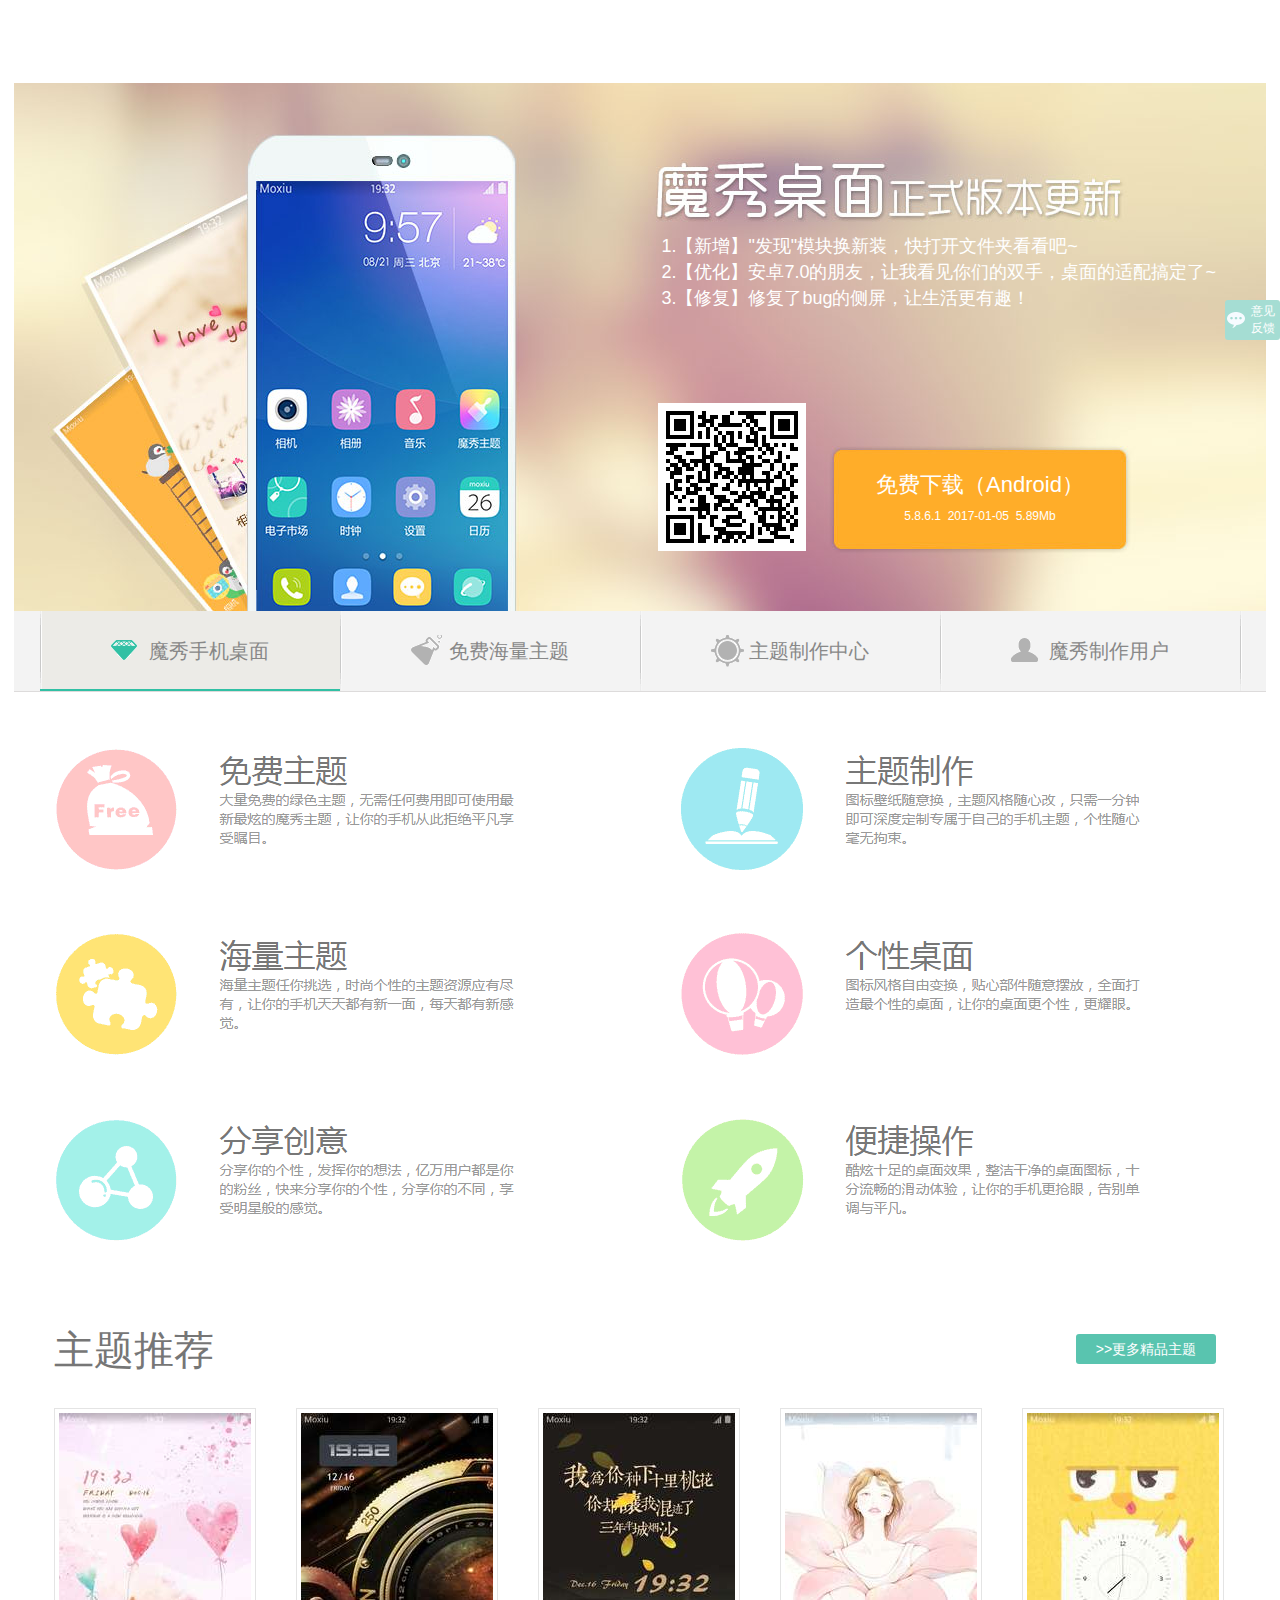
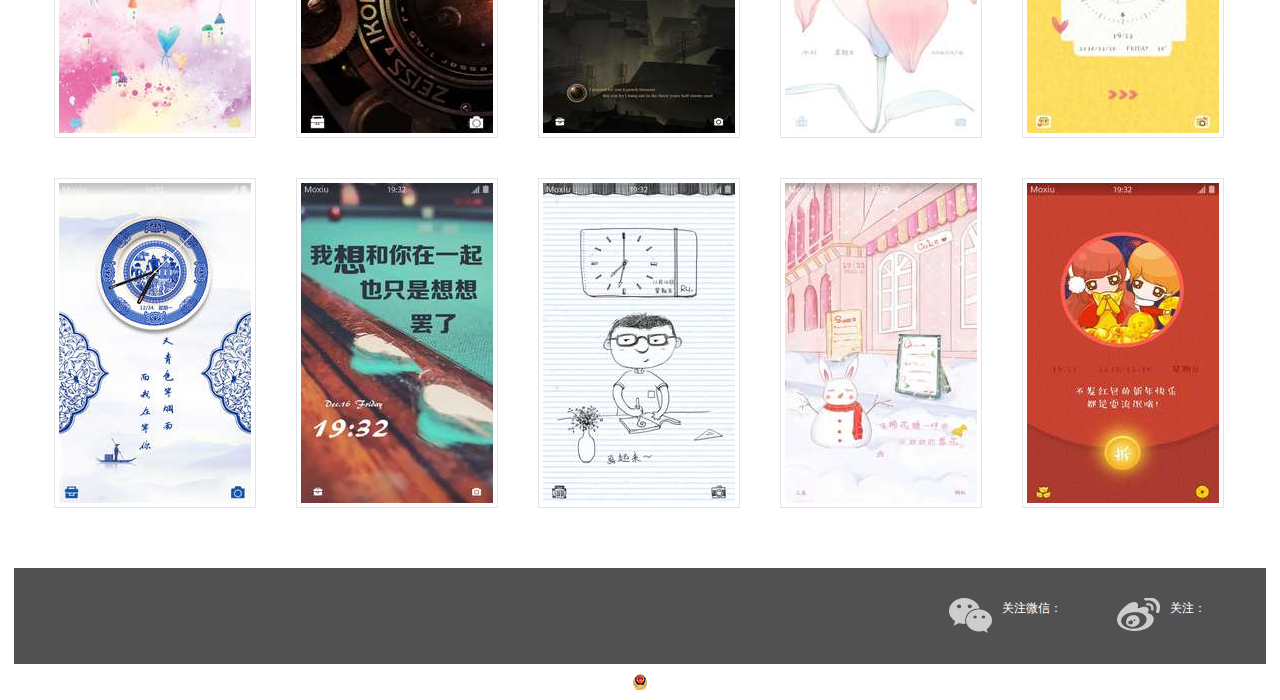
<file: index.html>
<!doctype html>
<html>
	<head>
		<title>魔秀主题 手机主题|安卓手机主题|手机桌面|免费下载|在线制作 - 中国第一手机原创内容社区</title>
		<meta charset="utf-8">
		<link rel="stylesheet" href="css/normalize.css">
		<link rel="stylesheet" href="css/public.css">
		<link rel="stylesheet" href="css/moxiu.css">
	</head>
	<body>
		<div>
			<div id="header_d"></div>
			<!--banner部分-->
			<div id="banner">
				<!--banner图部分-->
				<!--index1-->
				<div id="images1" class="clear">
						<!--banner图部分-->
						<p class="news">1.【新增】"发现"模块换新装，快打开文件夹看看吧~<br/>2.【优化】安卓7.0的朋友，让我看见你们的双手，桌面的适配搞定了~<br/>3.【修复】修复了bug的侧屏，让生活更有趣！
						</p>
						<img src="images/index/index.png">
						<p class="free_down">
							<a href="moxiu_launcher_5.8.8.1.apk">免费下载（Android）<br><span>5.8.6.1&nbsp;&nbsp;2017-01-05&nbsp;&nbsp;5.89Mb</span></a>
						</p>
				</div>
				<!--index2-->
				<div id="images2" class="clear">
					<ul class="left_box lf">
						<li>
							<a href="" title="爱本是泡沫"></a>
						</li>
						<li>
							<a href="" title="想你 你想我吗"></a>
						</li>
						<li>
							<a href="" title="Big big heart"></a>
						</li>
						<li>
							<a href="" title="相亲相爱"></a>
						</li>
						<li>
							<a href="" title="小凡和当当-蒲公英的约定"></a>
						</li>
						<li>
							<a href="" title="就这样凝视一辈子"></a>
						</li>
						<li>
							<a href="" title="晴天娃娃"></a>
						</li>
						<li>
							<a href="" title="【静夜初篱】①周年--一种爱"></a>
						</li>
						<li>
							<a href="" title="Saber的爱"></a>
						</li>
						<li>
							<a href="" title="美好的心情"></a>
						</li>
					</ul>
					<ul class="right_box rt">
						<li>
							<a href="" title="心墙"></a>
						</li>
						<li>
							<a href="" title="兔女郎"></a>
						</li>
						<li>
							<a href="" title="给你的爱"></a>
						</li>
						<li>
							<a href="" title="I miss u"></a>
						</li>
						<li>
							<a href="" title="大白目"></a>
						</li>
					</ul>
				</div>
				<!--index3-->
				<div id="images3">
					<a href="zhizuo_subject_1.html"></a>
				</div>
				<!--index4-->
				<div id="images4" class="clear">
					<div>
						<header>
							<a href="">
								<b></b>
							</a>
							<a href="">罂粟花堇</a>
							<p>制作数量：602</p>
							<p>下载数量：1116747...</p>
						</header>
						<section class="clear">
							<div class="lf">
									<a href="">
										<img src="images/index/128_213__60.jpg" title="那些年我们珍贵的回忆">
									</a>
									<p>那些年我们珍贵的...</p>
							</div>
							<div class="lf">
									<a href="">
										<img src="images/index/128_213__602.jpg" title="不必仰望别人，自己亦是风景">
									</a>
									<p>不必仰望别人，自...</p>
							</div>
						</section>
					</div>
					<div>
						<header>
							<a href="">
								<b></b>
							</a>
							<a href="">SEVEN</a>
							<p>制作数量：0</p>
							<p>下载数量：52522827</p>
						</header>
						<section class="clear">
							<div class="lf">
									<a href="">
										<img src="images/index/128_213__603.jpg" title="『七』星空">
									</a>
									<p>『七』星空</p>
							</div>
							<div class="lf">
									<a href="">
										<img src="images/index/128_213__604.jpg" title="『七』B ITCH">
									</a>
									<p>『七』B ITCH</p>
							</div>
						</section>
					</div>
					<div>
						<header>
							<a href="">
								<b></b>
							</a>
							<a href="">丶Crazy</a>
							<p>制作数量：2</p>
							<p>下载数量：10409453</p>
						</header>
						<section class="clear">
							<div class="lf">
									<a href="">
										<img src="images/index/128_213__605.jpg" title="【Crazy】杨洋">
									</a>
									<p>【Crazy】杨洋</p>
							</div>
							<div class="lf">
									<a href="">
										<img src="images/index/128_213__606.jpg" title="【Crazy】红唇">
									</a>
									<p>【Crazy】红唇</p>
							</div>
						</section>
					</div>
				</div>
						<!--控制列表部分，控制banner-->
				<ul id="control" class="clear">
					<li>
						<a><b class="b1"></b>魔秀手机桌面</a>
					</li>
					<li>
						<a><b class="b2"></b>免费海量主题</a>
					</li>
					<li>
						<a><b class="b3"></b>主题制作中心</a>
					</li>
					<li>
						<a><b class="b4"></b>魔秀制作用户</a>
					</li>
				</ul>
			</div>
			<section id="main" class="clear">
				<!--介绍部分-->
				<p><img src="images/index/before.png"></p>
				<div class="introduce">
					<div class="int1">
						<h1>免费主题</h1>
						<p>大量免费的绿色主题，无需任何费用即可使用最新最炫的魔秀主题，让你的手机从此拒绝平凡享受瞩目。</p>
					</div>
					<b class="intro_b1"></b>
					<div class="int2">
						<h1>主题制作</h1>
						<p>图标壁纸随意换，主题风格随心改，只需一分钟即可深度定制专属于自己的手机主题，个性随心毫无拘束。</p>
					</div>
					<b class="intro_b2"></b>
					<div class="int3">
						<h1>海量主题</h1>
						<p>海量主题任你挑选，时尚个性的主题资源应有尽有，让你的手机天天都有新一面，每天都有新感觉。</p>
					</div>
					<b class="intro_b3"></b>
					<div class="int4">
						<h1>个性桌面</h1>
						<p>图标风格自由变换，贴心部件随意摆放，全面打造最个性的桌面，让你的桌面更个性，更耀眼。</p>
					</div>
					<b class="intro_b4"></b>
					<div class="int5">
						<h1>分享创意</h1>
						<p>分享你的个性，发挥你的想法，亿万用户都是你的粉丝，快来分享你的个性，分享你的不同，享受明星般的感觉。</p>
					</div>
					<b class="intro_b5"></b>
					<div class="int6">
						<h1>便捷操作</h1>
						<p>酷炫十足的桌面效果，整洁干净的桌面图标，十分流畅的滑动体验，让你的手机更抢眼，告别单调与平凡。</p>
					</div>
					<b class="intro_b6"></b>
				</div>
				<!--主题推荐-->
				<div id="subject">
					<a href="jingpin_subject.html" class="rt" target="_blank">&gt;&gt;更多精品主题</a>
					<h1>主题推荐</h1>
				</div>
				<!--主题推荐图片列表-->
				<ul class="subject_box clear">
					<li>
						<a href="">
							<img src="images/index/192_320_0_60.jpg">
						</a>
						<div class="shilder_box">
							<a href="" title="水彩心情">水彩心情</a>
						</div>
					</li>
					<li>
						<a href="">
							<img src="images/index/192_320_0_60 (1).jpg">
						</a>
						<div class="shilder_box">
							<a href="" title="Camera">Camera</a>
						</div>
					</li>
					<li>
						<a href="">
							<img src="images/index/192_320_0_60 (2).jpg">
						</a>
						<div class="shilder_box">
							<a href="" title="那些我曾为你种下的十里桃花">十里桃花</a>
						</div>
					</li>
					<li>
						<a href="">
							<img src="images/index/192_320_0_60 (3).jpg">
						</a>
						<div class="shilder_box">
							<a href="" title="我在百合中盛开">在百合中盛开</a>
						</div>
					</li>
					<li>
						<a href="">
							<img src="images/index/192_320_0_60 (4).jpg">
						</a>
						<div class="shilder_box">
							<a href="" title="一切都会好起来哒~">一切都会好哒</a>
						</div>
					</li>
					<li>
						<a href="">
							<img src="images/index/192_320_0_60 (5).jpg">
						</a>
						<div class="shilder_box">
							<a href="" title="青花瓷">青花瓷</a>
						</div>
					</li>
					<li>
						<a href="">
							<img src="images/index/192_320_0_60 (10).jpg">
						</a>
						<div class="shilder_box">
							<a href="" title="我想和你在一起，也只是想想罢了！">想和你在一起</a>
						</div>
					</li>
					<li>
						<a href="">
							<img src="images/index/192_320_0_60 (7).jpg">
						</a>
						<div class="shilder_box">
							<a href="" title="炒饼的日常--画起来~">炒饼的日常</a>
						</div>
					</li>
					<li>
						<a href="">
							<img src="images/index/192_320_0_60 (8).jpg">
						</a>
						<div class="shilder_box">
							<a href="" title="下雪啦！">下雪啦！</a>
						</div>
					</li>
					<li>
						<a href="details.html">
							<img src="images/index/192_320_0_60 (9).jpg">
						</a>
						<div class="shilder_box">
							<a href="details.html" title="【朵朵和毛豆】红包贺岁~">红包贺岁~</a>
						</div>
					</li>
				</ul>
			</section>
			<!--固定定位-->
			<div id="fixed">
				<a href="">
					<b class="lf"></b>
					<span class="rt">意见反馈</span>
				</a>
			</div>
			<div class=popup>
				<div class="pop_menu">
					<h3>意见反馈<span class="rt">×</span></h3>
					<p>欢迎您的反馈，请留下邮箱或电话以便我们回复您！</p>
					<form class="clear">
						<img src="images/index/talk_user.jpg" class="lf">
						<textarea name="txtLiuyan" placeholder="请详细描述您在使用过程中出错情况或者建议" cols="30" rows="3" class="lf"></textarea>
						<input name="txtEmail" placeholder="您的邮箱:" class="lf txtEmail">
						<input name="txtPhone" placeholder="您的手机/电话:" class="lf">
						<button class="rt">提交问题</button>
					</form>
					<div class="contact">
						<span class="QQ">新手帮助QQ群:204764857</span>
						<span class="wechat">微信账号:moxiu520</span>
					</div>
				</div>
			</div>
            <!--<div id="footer"></div>-->
			<!--引入底部浮动框架-->
			<!--<iframe src="footer.html" id="iframe_footer" frameborder="0">请升级浏览器</iframe>-->
            <div id="footer_d">

            </div>
		</div>
		<script src="js/jquery-1.11.3.js"></script>
        <script src="js/header_footer.js"></script>
        <script src="js/index.js"></script>
	</body>
</html>
</file>
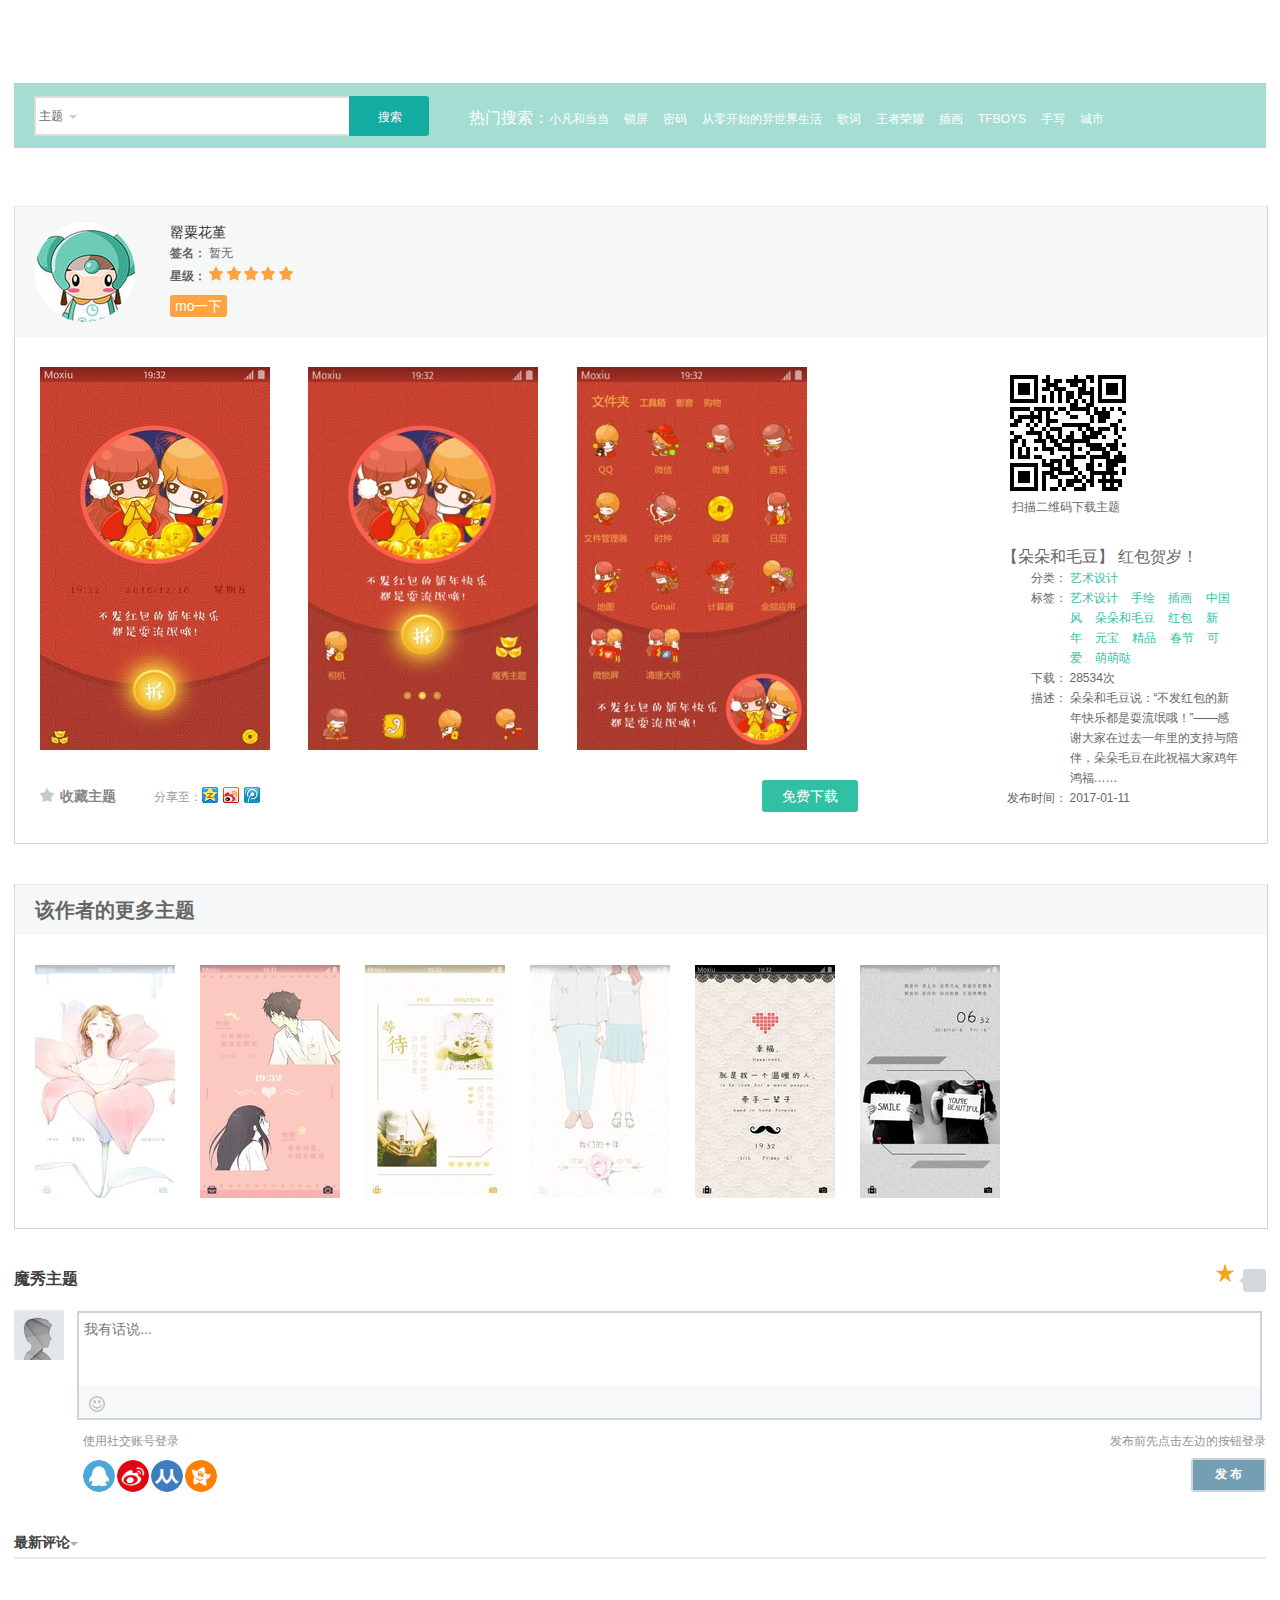
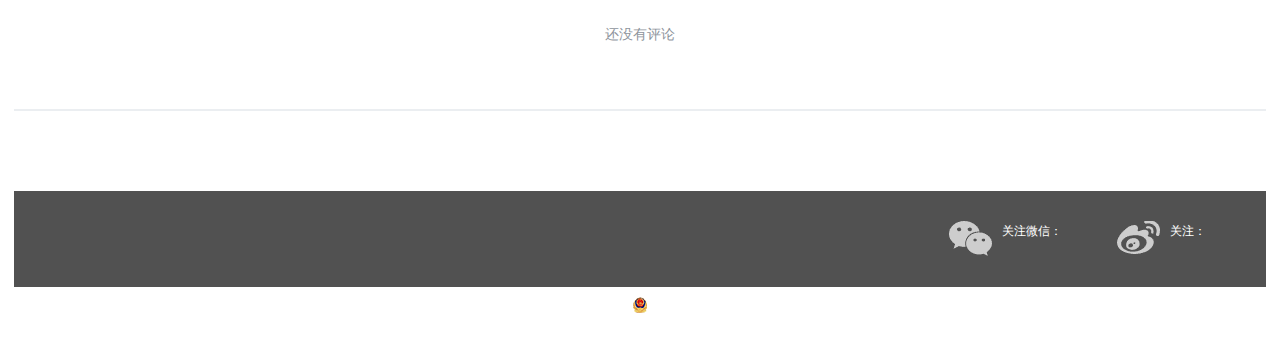
<file: details.html>
<!doctype html>
<html lang="en">
 <head>
  <meta charset="UTF-8">
  <title>【毛豆和朵朵】红包贺岁主题</title>
	<link rel="stylesheet" href="css/normalize.css">
	<link rel="stylesheet" href="css/public.css">
	<link rel="stylesheet" href="css/details.css">
 </head>
 <body>
 <div id="all">
    <div id="header_d"></div>
	<!--页面搜索栏-->
	<iframe src="search.html" id="iframe_search"></iframe>
	<!--主题详情-->
	<section id="details">
		<div id="author" class="clear">
			<div class="lf">
				<a href="#"></a>
			</div>
			<ul class="lf">
				<li><a href="#">罂粟花堇</a></li>
				<li>
					<b>签名：</b>
					<span>暂无</span>
				</li>
				<li>
					<b>星级：</b>
					<span class="star"></span>
					<span class="star"></span>
					<span class="star"></span>
					<span class="star"></span>
					<span class="star"></span>
				</li>
				<li class="btn">
					<a href="#">mo一下</a>
				</li>
			</ul>
		</div>
		<div id="contain" class="clear">
			<div id="left_side" class="lf">
				<div class="imgs">
					<img src="images/details/230 (2).jpg">
					<img src="images/details/230.jpg">
					<img src="images/details/230 (1).jpg">
				</div>
				<div>
					<a href="" class="rt">免费下载</a>
					<a href=""><span class="star"></span> 收藏主题</a>
					<span>分享至：
                        <a href="#"></a>
                        <a href="#"></a>
                        <a href="#"></a>
                    </span>
				</div>
			</div>
			<div id="right_side" class="rt">
				<img src="images/details/index.png">
				<p>扫描二维码下载主题</p>
				<dl>
					<dt>【朵朵和毛豆】 红包贺岁！</dt>
					<dd>
						<span>分类：</span>
						<i>
							<a href="#">艺术设计</a>
						</i>
					</dd>
					<dd>
						<span>标签：</span>
						<i>
							<a href="#">艺术设计</a>
							<a href="#">手绘</a>
							<a href="#">插画</a>
							<a href="#">中国风</a>
							<a href="#">朵朵和毛豆</a>
							<a href="#">红包</a>
							<a href="#">新年</a>
							<a href="#">元宝</a>
							<a href="#">精品</a>
							<a href="#">春节</a>
							<a href="#">可爱</a>
							<a href="#">萌萌哒</a>
						</i>
					</dd>
					<dd>
						<span>下载：</span>
						<i>
							28534次
						</i>
					</dd>
					<dd>
						<span>描述：</span>
						<i>
							朵朵和毛豆说：“不发红包的新年快乐都是耍流氓哦！”——感谢大家在过去一年里的支持与陪伴，朵朵毛豆在此祝福大家鸡年鸿福……
						</i>
					</dd>
					<dd>
						<span>发布时间：</span>
						<i>
							2017-01-11
						</i>
					</dd>
				</dl>
			</div>
		</div>
	</section>
	<!--更多主题-->
	<div id="More">
		<h2>该作者的更多主题</h2>
		<ul class="clear">
			<li>
				<a href="#"><img src="images/details/140.jpg"></a>
			</li>
			<li>
				<a href="#"><img src="images/details/140 (1).jpg"></a>
			</li>
			<li>
				<a href="#"><img src="images/details/140 (2).jpg"></a>
			</li>
			<li>
				<a href="#"><img src="images/details/140 (3).jpg"></a>
			</li>
			<li>
				<a href="#"><img src="images/details/140 (4).jpg"></a>
			</li>
			<li>
				<a href="#"><img src="images/details/140 (5).jpg"></a>
			</li>
		</ul>
	</div>
	<!--魔秀主题评论-->
	<div id="comment">
		<!--魔秀主题-->
		<div id="theme" class="clear">
			<h2>魔秀主题
				<b class="rt">
					<img src="images/details/star.png">
				</b>
			</h2>
			<img src="images/details/uface.jpg">
			<textarea name="txtComment" cols="80" rows="3" placeholder="我有话说..."></textarea>
			<div class="expression">
				<a href="#"></a>
				<!--弹出框-->
				<div>
					<!--div里的小角-->
					<span><i></i></span>
					<!--关闭按钮-->
					<div id="close" class="clear">
						<a href="#">×</a>
					</div>
					<!--表情-->
					<a href="#">
						<img src="images/details/1.png">
					</a>
					<a href="#">
						<img src="images/details/2.png">
					</a>
					<a href="#">
						<img src="images/details/3.png">
					</a>
					<a href="#">
						<img src="images/details/4.png">
					</a>
					<a href="#">
						<img src="images/details/5.png">
					</a>
					<a href="#">
						<img src="images/details/6.png">
					</a>
					<a href="#">
						<img src="images/details/7.png">
					</a>
					<a href="#">
						<img src="images/details/8.png">
					</a>
					<a href="#">
						<img src="images/details/9.png">
					</a>
					<a href="#">
						<img src="images/details/10.png">
					</a>
					<a href="#">
						<img src="images/details/11.png">
					</a>
					<a href="#">
						<img src="images/details/12.png">
					</a>
					<a href="#">
						<img src="images/details/13.png">
					</a>
					<a href="#">
						<img src="images/details/14.png">
					</a>
					<a href="#">
						<img src="images/details/15.png">
					</a>
					<a href="#">
						<img src="images/details/16.png">
					</a>
					<a href="#">
						<img src="images/details/17.png">
					</a>
					<a href="#">
						<img src="images/details/18.png">
					</a>
					<a href="#">
						<img src="images/details/19.png">
					</a>
					<a href="#">
						<img src="images/details/20.png">
					</a>
					<a href="#">
						<img src="images/details/21.png">
					</a>
					<a href="#">
						<img src="images/details/22.png">
					</a>
					<a href="#">
						<img src="images/details/23.png">
					</a>
					<a href="#">
						<img src="images/details/24.png">
					</a>
					<a href="#">
						<img src="images/details/25.png">
					</a>
					<a href="#">
						<img src="images/details/26.png">
					</a>
					<a href="#">
						<img src="images/details/27.png">
					</a>
					<a href="#">
						<img src="images/details/28.png">
					</a>
					<a href="#">
						<img src="images/details/29.png">
					</a>
					<a href="#">
						<img src="images/details/30.png">
					</a>
					<a href="#">
						<img src="images/details/31.png">
					</a>
					<a href="#">
						<img src="images/details/32.png">
					</a>
					<a href="#">
						<img src="images/details/33.png">
					</a>
					<a href="#">
						<img src="images/details/34.png">
					</a>
					<a href="#">
						<img src="images/details/35.png">
					</a>
					<a href="#">
						<img src="images/details/36.png">
					</a>
					<a href="#">
						<img src="images/details/37.png">
					</a>
					<a href="#">
						<img src="images/details/38.png">
					</a>
					<a href="#">
						<img src="images/details/39.png">
					</a>
					<a href="#">
						<img src="images/details/40.png">
					</a>
				</div>
			</div>
			<div id="login_method" class="rt">
				<div class="lf">
					<p>使用社交账号登录</p>
					<div class="tubiao" class="clear">
						<a href="#" class="a1"></a>
						<a href="#" class="a2"></a>
						<a href="#" class="a3"></a>
						<a href="#" class="a4"></a>
					</div>
				</div>
				<div class="rt">
					<p>发布前先点击左边的按钮登录</p>
					<button class="rt">发 布</button>
				</div>
			</div>
		</div>
		<!--最新评论-->
		<div id="new_comment">
			<h3>
				最新评论
				<b></b>
				<ul>
					<li class="selected">最新评论</li>
					<li>最早评论</li>
					<li>最热评论</li>
				</ul>
			</h3>
			<ul>
				还没有评论
			</ul>
		</div>
	</div>
     <div id="footer_d"></div>
 </div>
    <script src="js/jquery-1.11.3.js"></script>
    <script src="js/header_footer.js"></script>
    <script>
        +function(){
            $("#header_d").load("header_d.php");
            $("#footer_d").load("footer_d.php");
            sessionStorage.setItem('selector','#header>ul.lf>li:first>a');
            $("div.expression>a").click(function(e){
                e.preventDefault();
                $("div.expression>div").css("display","block");
            });
            $("div.expression #close").click(function(e){
                e.preventDefault();
                $("div.expression>div").css("display","none");
            });
        }();
    </script>
 </body>
</html>
</file>
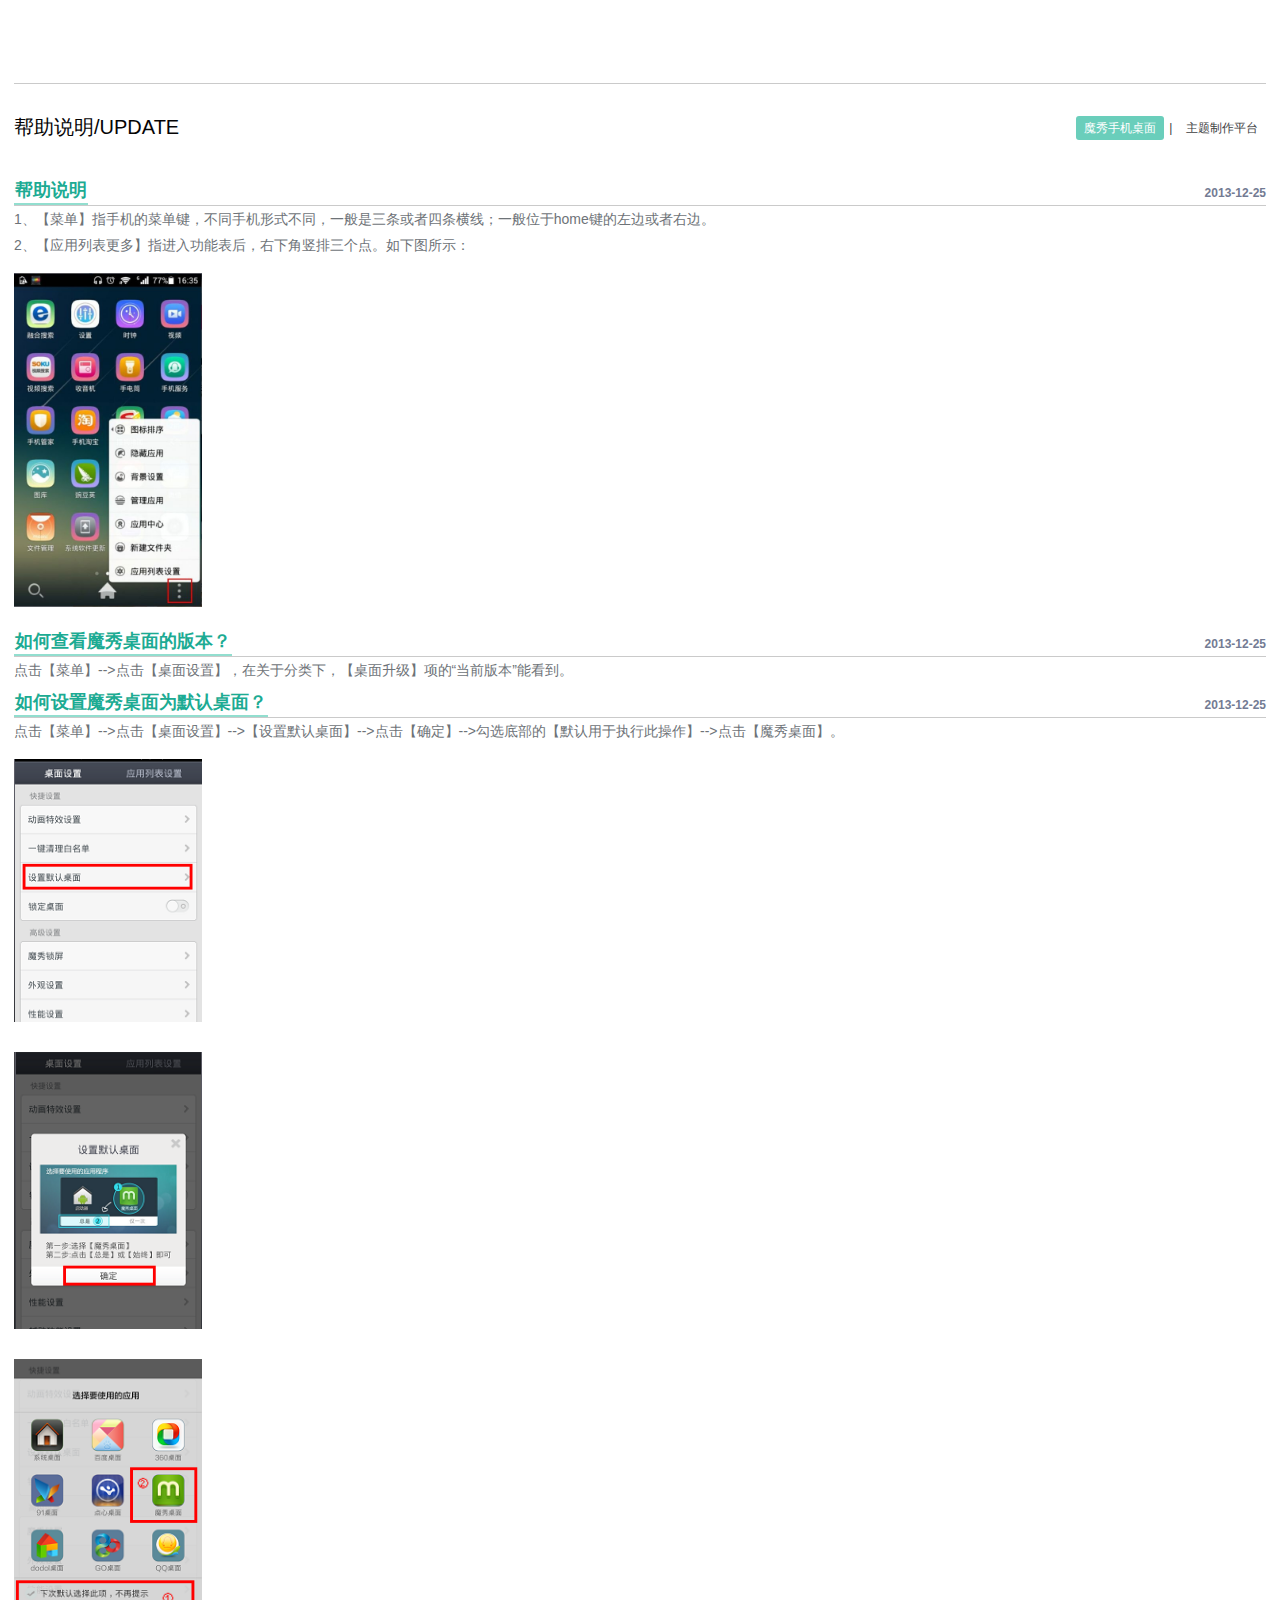
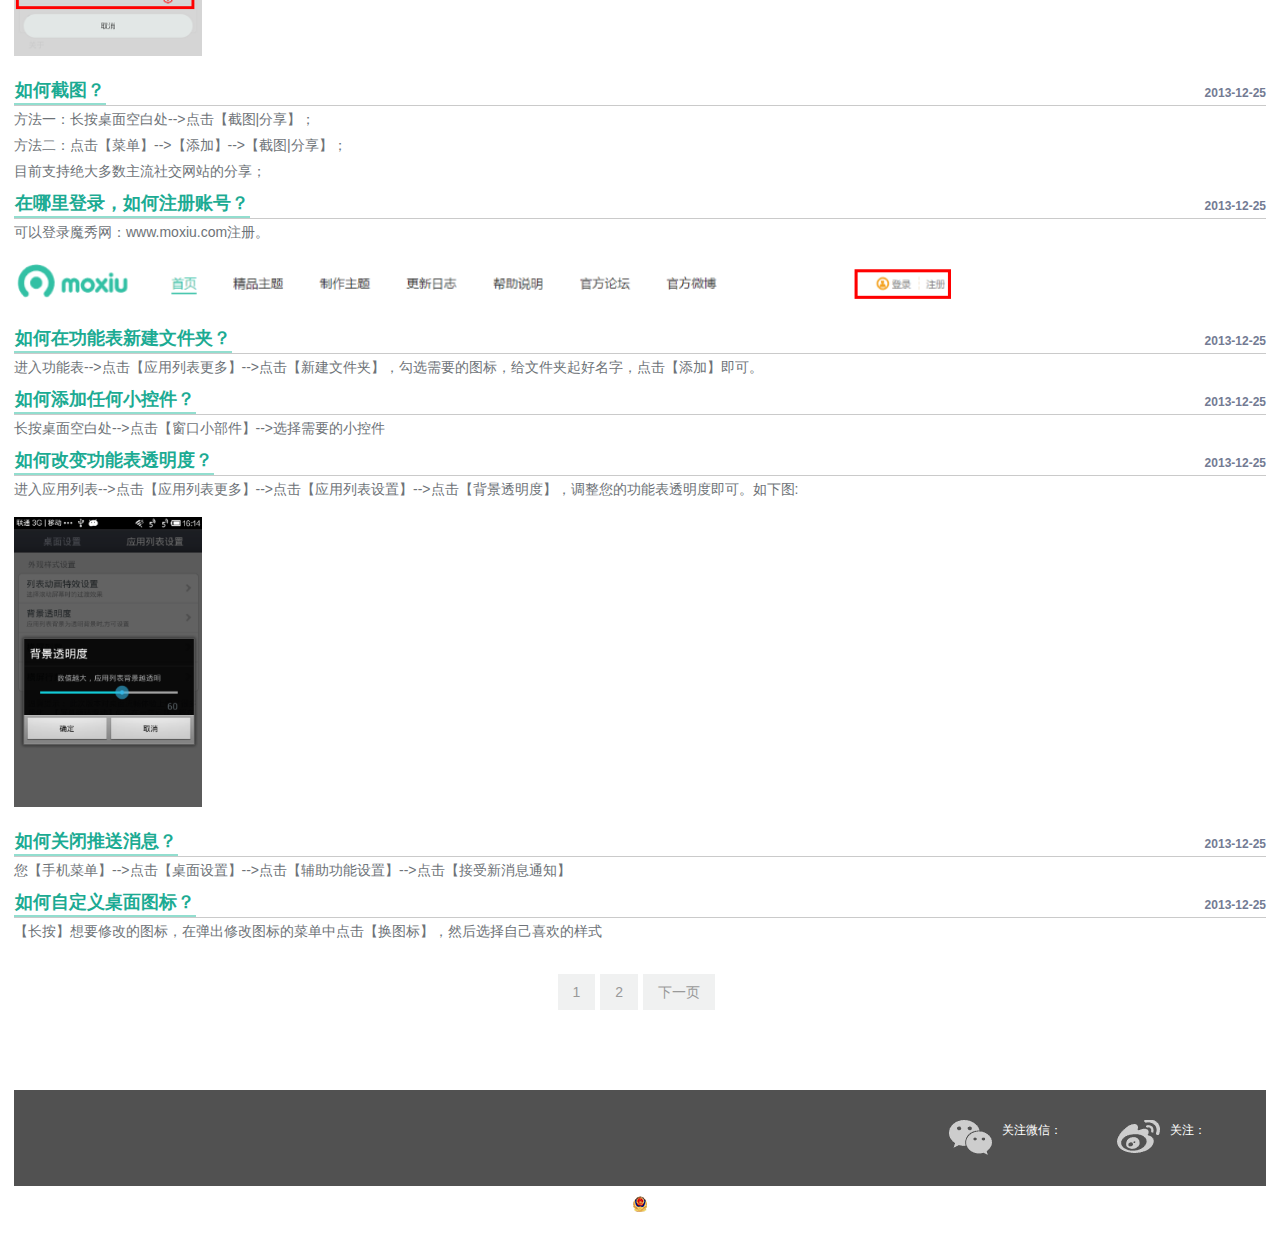
<file: help.html>
<!doctype html>
<html>
	<head>
		<title>魔秀主题 手机主题|安卓手机主题|手机桌面|免费下载|在线制作 - 中国第一手机原创内容社区</title>
		<meta charset="utf-8">
		<link rel="stylesheet" href="css/normalize.css">
		<link rel="stylesheet" href="css/public.css">
		<link rel="stylesheet" href="css/help.css">
	</head>
	<body>
    <div id="all">
		<!--iframe引入头部框架-->
		<!--<iframe src="header.html" id="iframe_header"></iframe>-->
        <div id="header_d">

        </div>
		<!--页面主体内容-->
		<section>
			<div>
				<p class="rt">
					<a href="#" class="select">魔秀手机桌面</a>
					<span>|</span>
					<a href="#">主题制作平台</a>
				</p>
				帮助说明/UPDATE
			</div>
			<h2>
				<span>2013-12-25</span>
				<b>帮助说明</b>
			</h2>
			<p>1、【菜单】指手机的菜单键，不同手机形式不同，一般是三条或者四条横线；一般位于home键的左边或者右边。</p>
			<p>2、【应用列表更多】指进入功能表后，右下角竖排三个点。如下图所示：</p>
			<div>
				<img src="images/help/cfca07184cd4d436a97ff82a9ff8d7ed62fea70e.jpg">
			</div>
			<h2>
				<span>2013-12-25</span>
				<b>如何查看魔秀桌面的版本？</b>
			</h2>
			<p>点击【菜单】--&gt;点击【桌面设置】，在关于分类下，【桌面升级】项的“当前版本”能看到。</p>
			<h2>
				<span>2013-12-25</span>
				<b>如何设置魔秀桌面为默认桌面？</b>
			</h2>
			<p>点击【菜单】--&gt;点击【桌面设置】--&gt;【设置默认桌面】--&gt;点击【确定】--&gt;勾选底部的【默认用于执行此操作】--&gt;点击【魔秀桌面】。</p>
			<div>
				<img src="images/help/cb9f3ba9d41d3cec707416c6b47175cc46da702f.jpg">
			</div>
			<div>
				<img src="images/help/8a9e101498d88ba28d693826e23fa93954162a9e.jpg">
			</div>
			<div>
				<img src="images/help/cb9a912293313d7fb164f9c26895c663ecd01ea2.jpg">
			</div>
			<h2>
				<span>2013-12-25</span>
				<b>如何截图？</b>
			</h2>
			<p>方法一：长按桌面空白处--&gt;点击【截图|分享】；</p>
			<p>方法二：点击【菜单】--&gt;【添加】--&gt;【截图|分享】；</p>
			<p>目前支持绝大多数主流社交网站的分享；</p>
			<h2>
				<span>2013-12-25</span>
				<b>在哪里登录，如何注册账号？</b>
			</h2>
			<p>可以登录魔秀网：www.moxiu.com注册。</p>
			<div class="special">
				<img src="images/help/9e8f7331691eeaf69419025a6be7c048cb5571ab.jpg">
			</div>
			<h2>
				<span>2013-12-25</span>
				<b>如何在功能表新建文件夹？</b>
			</h2>
			<p>进入功能表--&gt;点击【应用列表更多】--&gt;点击【新建文件夹】，勾选需要的图标，给文件夹起好名字，点击【添加】即可。</p>
			<h2>
				<span>2013-12-25</span>
				<b>如何添加任何小控件？</b>
			</h2>
			<p>长按桌面空白处--&gt;点击【窗口小部件】--&gt;选择需要的小控件</p>
			<h2>
				<span>2013-12-25</span>
				<b>如何改变功能表透明度？</b>
			</h2>
			<p>进入应用列表--&gt;点击【应用列表更多】--&gt;点击【应用列表设置】--&gt;点击【背景透明度】，调整您的功能表透明度即可。如下图:</p>
			<div>
				<img src="images/help/506d0301cecaf5f123951a74dada01967b09152b.jpg">
			</div>
			<h2>
				<span>2013-12-25</span>
				<b>如何关闭推送消息？</b>
			</h2>
			<p>您【手机菜单】--&gt;点击【桌面设置】--&gt;点击【辅助功能设置】--&gt;点击【接受新消息通知】</p>
			<h2>
				<span>2013-12-25</span>
				<b>如何自定义桌面图标？</b>
			</h2>
			<p>【长按】想要修改的图标，在弹出修改图标的菜单中点击【换图标】，然后选择自己喜欢的样式</p>
			<ul id="page" class="clear">
				<li>
					<a href="#">1</a>
				</li>
				<li>
					<a href="#">2</a>
				</li>
				<li>
					<a href="#">下一页</a>
				</li>
			</ul>
		</section>
		<!--iframe引入底部框架-->
		<!--<iframe src="footer.html" id="iframe_footer"></iframe>-->
        <div id="footer_d">

        </div>
    </div>
    <script src="js/jquery-1.11.3.js"></script>
    <script>
        +function(){
            $("#header_d").load("header_d.php");
            $("#footer_d").load("footer_d.php");
         sessionStorage.setItem('selector','#header>ul.lf>li:nth-child(5)>a')
        }();
    </script>
    <script src="js/header_footer.js"></script>
	</body>
</html>
</file>
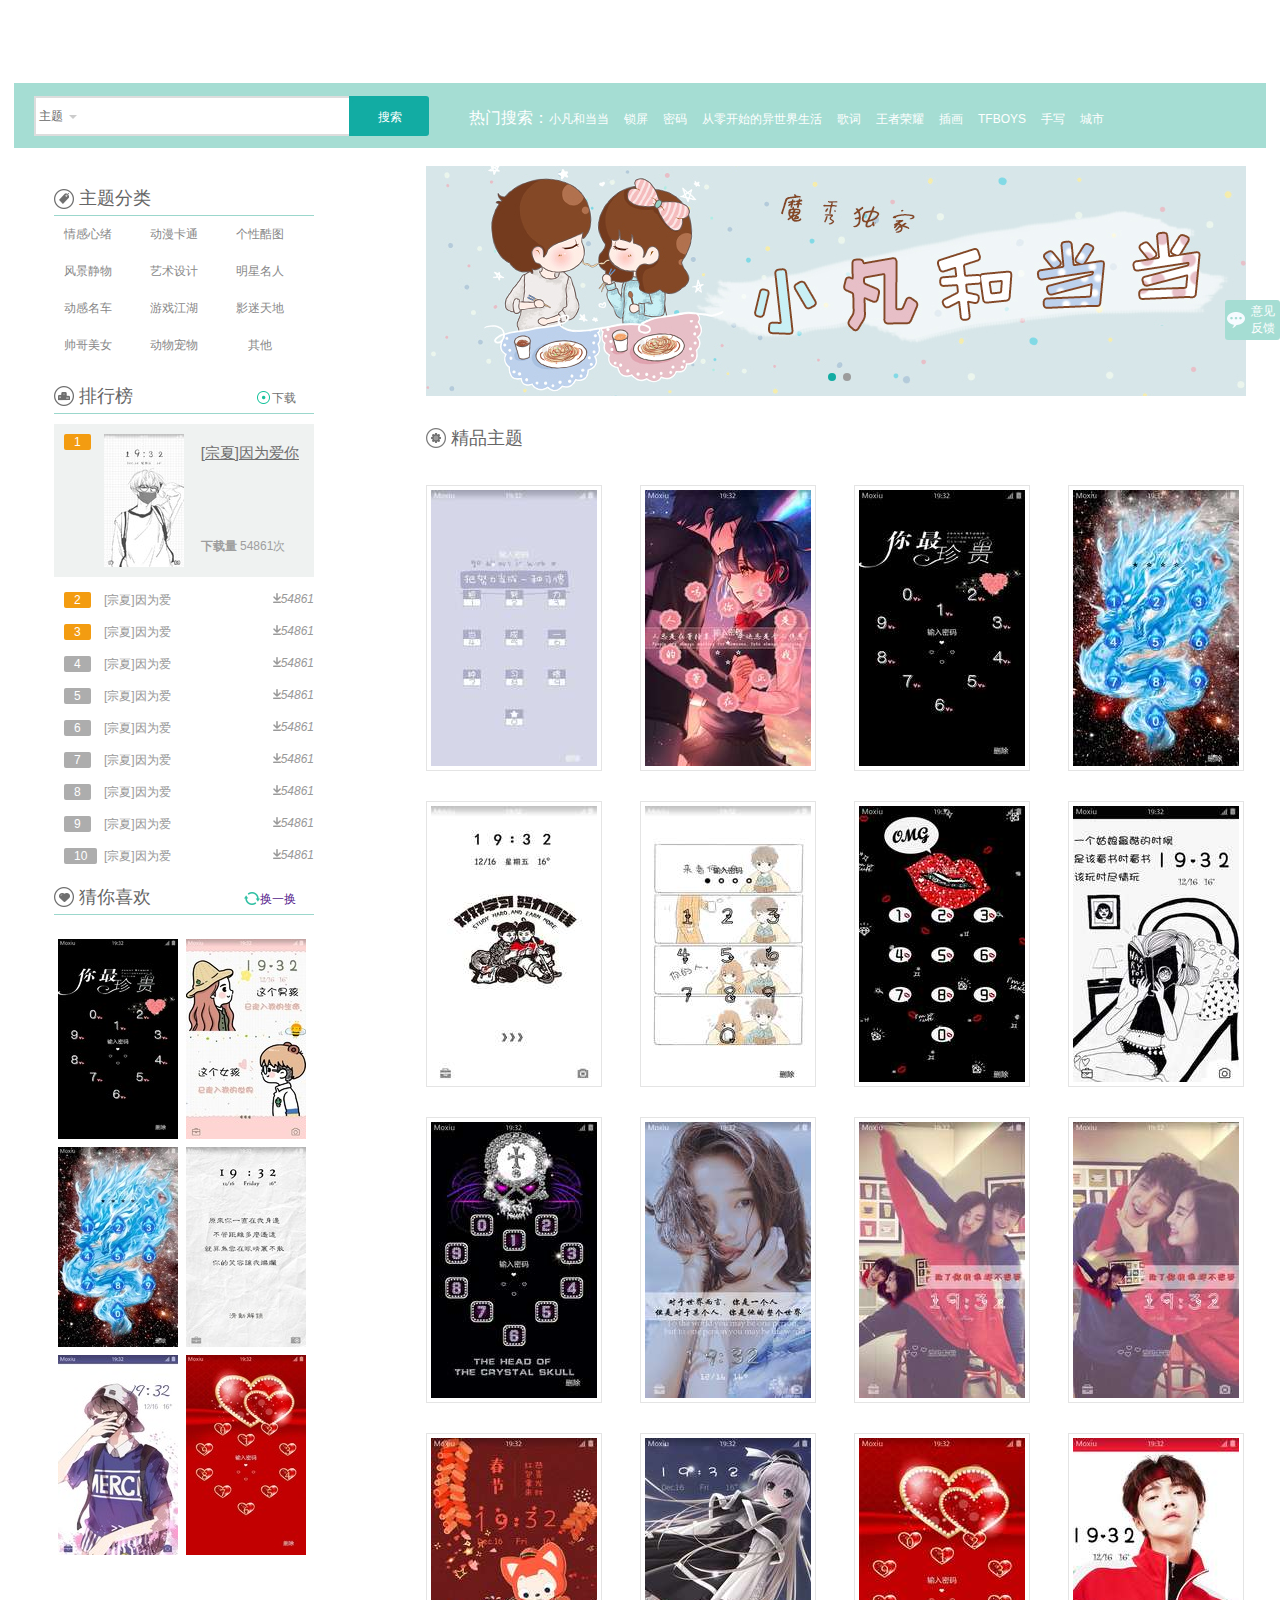
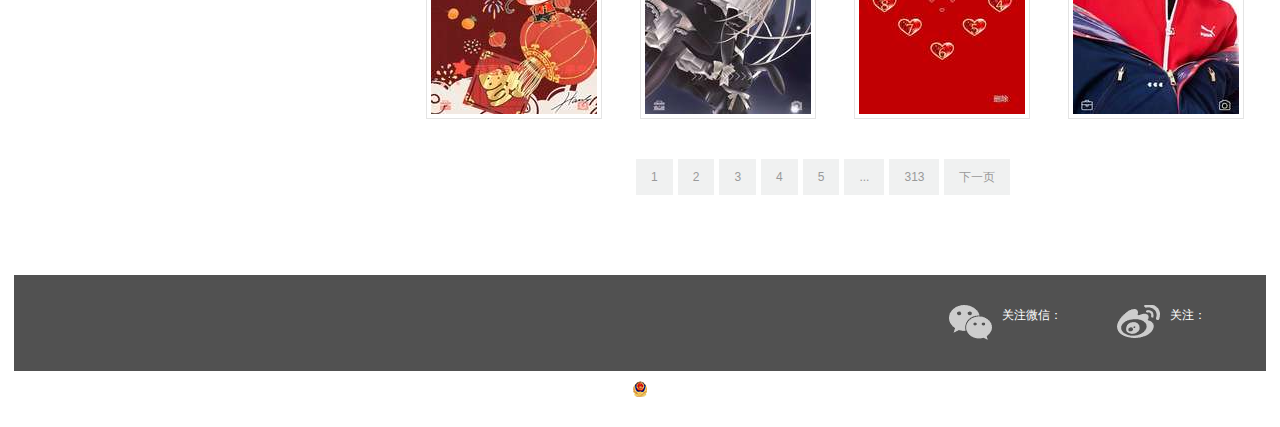
<file: jingpin_subject.html>
<!doctype html>
<html lang="en">
 <head>
  <meta charset="UTF-8">
  <title>魔秀主题|主题下载|手机主题免费下载|在线制作 - 魔秀 中国第一手机原创内容社区</title>
	<link rel="stylesheet" href="css/normalize.css">
	<link rel="stylesheet" href="css/public.css">
	<link rel="stylesheet" href="css/jingpin_subject.css">
 </head>
 <body>
	<div id="all">
  <!--浮动框架引入页面头部-->
		<!--<iframe src="header.html" id="iframe_header">请升级浏览器</iframe>-->
        <div id="header_d">

        </div>
	<!--搜索栏-->
		<iframe src="search.html" id="iframe_search"></iframe>
        <section id="section">
            <!--侧边栏-->
            <aside id="left_aside" class="lf">
                <div class="titlekind">
                    <h2>
                        主题分类
                    </h2>
                    <ul class="clear">
                        <li>
                            <a href="">情感心绪</a>
                        </li>
                        <li>
                            <a href="">动漫卡通</a>
                        </li>
                        <li>
                            <a href="">个性酷图</a>
                        </li>
                        <li>
                            <a href="">风景静物</a>
                        </li>
                        <li>
                            <a href="">艺术设计</a>
                        </li>
                        <li>
                            <a href="">明星名人</a>
                        </li>
                        <li>
                            <a href="">动感名车</a>
                        </li>
                        <li>
                            <a href="">游戏江湖</a>
                        </li>
                        <li>
                            <a href="">影迷天地</a>
                        </li>
                        <li>
                            <a href="">帅哥美女</a>
                        </li>
                        <li>
                            <a href="">动物宠物</a>
                        </li>
                        <li>
                            <a href="">其他</a>
                        </li>
                    </ul>
                </div>
                <div class="ranking">
                    <h2>排行榜
                        <a href="">
                            <b class="rt">下载</b>
                        </a>
                    </h2>
                    <ol>
                        <li>
                            <span class="index top">1</span>
                            <div class="min">
                                <span>[宗夏]因为爱</span>
                                <p>
                                    <b></b>
                                    <i>54861</i>
                                </p>
                            </div>
                            <div class="max">
                                <div>
                                    <a href="#">
                                        <img src="images/jingpin-subject/801.jpg"/>
                                    </a>
                                    <div>
                                        <a href="#">[宗夏]因为爱你</a>
                                        <p>
                                            <b>下载量</b>
                                            <span>54861</span>次
                                        </p>
                                    </div>
                                </div>
                            </div>
                        </li>
                        <li>
                            <span class="index top">2</span>
                            <div class="min">
                                <span>[宗夏]因为爱</span>
                                <p>
                                    <b></b>
                                    <i>54861</i>
                                </p>
                            </div>
                            <div class="max">
                                <div>
                                    <a href="#">
                                        <img src="images/jingpin-subject/802.jpg"/>
                                    </a>
                                    <div>
                                        <a href="#">[宗夏]因为爱你</a>
                                        <p>
                                            <b>下载量</b>
                                            <span>54861</span>次
                                        </p>
                                    </div>
                                </div>
                            </div>
                        </li>
                        <li>
                            <span class="index top">3</span>
                            <div class="min">
                                <span>[宗夏]因为爱</span>
                                <p>
                                    <b></b>
                                    <i>54861</i>
                                </p>
                            </div>
                            <div class="max">
                                <div>
                                    <a href="#">
                                        <img src="images/jingpin-subject/803.jpg"/>
                                    </a>
                                    <div>
                                        <a href="#">[宗夏]因为爱你</a>
                                        <p>
                                            <b>下载量</b>
                                            <span>54861</span>次
                                        </p>
                                    </div>
                                </div>
                            </div>
                        </li>
                        <li>
                            <span class="index">4</span>
                            <div class="min">
                                <span>[宗夏]因为爱</span>
                                <p>
                                    <b></b>
                                    <i>54861</i>
                                </p>
                            </div>
                            <div class="max">
                                <div>
                                    <a href="#">
                                        <img src="images/jingpin-subject/804.jpg"/>
                                    </a>
                                    <div>
                                        <a href="#">[宗夏]因为爱你</a>
                                        <p>
                                            <b>下载量</b>
                                            <span>54861</span>次
                                        </p>
                                    </div>
                                </div>
                            </div>
                        </li>
                        <li>
                            <span class="index">5</span>
                            <div class="min">
                                <span>[宗夏]因为爱</span>
                                <p>
                                    <b></b>
                                    <i>54861</i>
                                </p>
                            </div>
                            <div class="max">
                                <div>
                                    <a href="#">
                                        <img src="images/jingpin-subject/805.jpg"/>
                                    </a>
                                    <div>
                                        <a href="#">[宗夏]因为爱你</a>
                                        <p>
                                            <b>下载量</b>
                                            <span>54861</span>次
                                        </p>
                                    </div>
                                </div>
                            </div>
                        </li>
                        <li>
                            <span class="index">6</span>
                            <div class="min">
                                <span>[宗夏]因为爱</span>
                                <p>
                                    <b></b>
                                    <i>54861</i>
                                </p>
                            </div>
                            <div class="max">
                                <div>
                                    <a href="#">
                                        <img src="images/jingpin-subject/806.jpg"/>
                                    </a>
                                    <div>
                                        <a href="#">[宗夏]因为爱你</a>
                                        <p>
                                            <b>下载量</b>
                                            <span>54861</span>次
                                        </p>
                                    </div>
                                </div>
                            </div>
                        </li>
                        <li>
                            <span class="index">7</span>
                            <div class="min">
                                <span>[宗夏]因为爱</span>
                                <p>
                                    <b></b>
                                    <i>54861</i>
                                </p>
                            </div>
                            <div class="max">
                                <div>
                                    <a href="#">
                                        <img src="images/jingpin-subject/807.jpg"/>
                                    </a>
                                    <div>
                                        <a href="#">[宗夏]因为爱你</a>
                                        <p>
                                            <b>下载量</b>
                                            <span>54861</span>次
                                        </p>
                                    </div>
                                </div>
                            </div>
                        </li>
                        <li>
                            <span class="index">8</span>
                            <div class="min">
                                <span>[宗夏]因为爱</span>
                                <p>
                                    <b></b>
                                    <i>54861</i>
                                </p>
                            </div>
                            <div class="max">
                                <div>
                                    <a href="#">
                                        <img src="images/jingpin-subject/808.jpg"/>
                                    </a>
                                    <div>
                                        <a href="#">[宗夏]因为爱你</a>
                                        <p>
                                            <b>下载量</b>
                                            <span>54861</span>次
                                        </p>
                                    </div>
                                </div>
                            </div>
                        </li>
                        <li>
                            <span class="index">9</span>
                            <div class="min">
                                <span>[宗夏]因为爱</span>
                                <p>
                                    <b></b>
                                    <i>54861</i>
                                </p>
                            </div>
                            <div class="max">
                                <div>
                                    <a href="#">
                                        <img src="images/jingpin-subject/809.jpg"/>
                                    </a>
                                    <div>
                                        <a href="#">[宗夏]因为爱你</a>
                                        <p>
                                            <b>下载量</b>
                                            <span>54861</span>次
                                        </p>
                                    </div>
                                </div>
                            </div>
                        </li>
                        <li>
                            <span class="index">10</span>
                            <div class="min">
                                <span>[宗夏]因为爱</span>
                                <p>
                                    <b></b>
                                    <i>54861</i>
                                </p>
                            </div>
                            <div class="max">
                                <div>
                                    <a href="#">
                                        <img src="images/jingpin-subject/800.jpg"/>
                                    </a>
                                    <div>
                                        <a href="#">[宗夏]因为爱你</a>
                                        <p>
                                            <b>下载量</b>
                                            <span>54861</span>次
                                        </p>
                                    </div>
                                </div>
                            </div>
                        </li>
                    </ol>
                </div>
                <div class="liking">
                    <h2>猜你喜欢
                        <a href="">
                            <b class="rt">换一换</b>
                        </a>
                    </h2>
                </div>
                <!--图片和遮罩层   文字需要改变！！！！！！-->
                <ul class="liking_list clear">
                    <li>
                        <a href="#">
                            <img src="images/jingpin-subject/120.jpg">
                        </a>
                        <div class="list_shilder">
						<span>
							<a href="" title="水彩心情">水彩心情</a>
						</span>
                        </div>
                    </li>
                    <li>
                        <a href="#">
                            <img src="images/jingpin-subject/1201.jpg">
                        </a>
                        <div class="list_shilder">
						<span>
							<a href="" title="水彩心情">水彩心情</a>
						</span>
                        </div>
                    </li>
                    <li>
                        <a href="#">
                            <img src="images/jingpin-subject/1202.jpg">
                        </a>
                        <div class="list_shilder">
						<span>
							<a href="" title="水彩心情">水彩心情</a>
						</span>
                        </div>
                    </li>
                    <li>
                        <a href="#">
                            <img src="images/jingpin-subject/1203.jpg">
                        </a>
                        <div class="list_shilder">
						<span>
							<a href="" title="水彩心情">水彩心情</a>
						</span>
                        </div>
                    </li>
                    <li>
                        <a href="#">
                            <img src="images/jingpin-subject/1204.jpg">
                        </a>
                        <div class="list_shilder">
						<span>
							<a href="" title="水彩心情">水彩心情</a>
						</span>
                        </div>
                    </li>
                    <li>
                        <a href="#">
                            <img src="images/jingpin-subject/1205.jpg">
                        </a>
                        <div class="list_shilder">
						<span>
							<a href="" title="水彩心情">水彩心情</a>
						</span>
                        </div>
                    </li>
                </ul>
            </aside>
            <!--页面详情-->
            <section id="details" class="rt">
                <div id="banners">
                    <ul class="clear">

                    </ul>
                    <div>
                        <a href="#" class="hover"></a>
                        <a href="#"></a>
                    </div>
                </div>
                <h2>精品主题</h2>
                <ul class="clear subject_box">
                    <li>
                        <a href="">
                            <img src="images/jingpin-subject/166_276__60.jpg">
                        </a>
                        <div class="shilder_box">
                            <a href="" title="水彩心情">水彩心情</a>
                        </div>
                    </li>
                    <li>
                        <a href="">
                            <img src="images/jingpin-subject/166_276__60 (1).jpg">
                        </a>
                        <div class="shilder_box">
                            <a href="" title="水彩心情">水彩心情</a>
                        </div>
                    </li>
                    <li>
                        <a href="">
                            <img src="images/jingpin-subject/166_276__60 (2).jpg">
                        </a>
                        <div class="shilder_box">
                            <a href="" title="水彩心情">水彩心情</a>
                        </div>
                    </li>
                    <li>
                        <a href="">
                            <img src="images/jingpin-subject/166_276__60 (3).jpg">
                        </a>
                        <div class="shilder_box">
                            <a href="" title="水彩心情">水彩心情</a>
                        </div>
                    </li>
                    <li>
                        <a href="">
                            <img src="images/jingpin-subject/166_276__60 (4).jpg">
                        </a>
                        <div class="shilder_box">
                            <a href="" title="水彩心情">水彩心情</a>
                        </div>
                    </li>
                    <li>
                        <a href="">
                            <img src="images/jingpin-subject/166_276__60 (5).jpg">
                        </a>
                        <div class="shilder_box">
                            <a href="" title="水彩心情">水彩心情</a>
                        </div>
                    </li>
                    <li>
                        <a href="">
                            <img src="images/jingpin-subject/166_276__60 (6).jpg">
                        </a>
                        <div class="shilder_box">
                            <a href="" title="水彩心情">水彩心情</a>
                        </div>
                    </li>
                    <li>
                        <a href="">
                            <img src="images/jingpin-subject/166_276__60 (7).jpg">
                        </a>
                        <div class="shilder_box">
                            <a href="" title="水彩心情">水彩心情</a>
                        </div>
                    </li>
                    <li>
                        <a href="">
                            <img src="images/jingpin-subject/166_276__60 (8).jpg">
                        </a>
                        <div class="shilder_box">
                            <a href="" title="水彩心情">水彩心情</a>
                        </div>
                    </li>
                    <li>
                        <a href="">
                            <img src="images/jingpin-subject/166_276__60 (9).jpg">
                        </a>
                        <div class="shilder_box">
                            <a href="" title="水彩心情">水彩心情</a>
                        </div>
                    </li>
                    <li>
                        <a href="">
                            <img src="images/jingpin-subject/166_276__60 (10).jpg">
                        </a>
                        <div class="shilder_box">
                            <a href="" title="水彩心情">水彩心情</a>
                        </div>
                    </li>
                    <li>
                        <a href="">
                            <img src="images/jingpin-subject/166_276__60 (11).jpg">
                        </a>
                        <div class="shilder_box">
                            <a href="" title="水彩心情">水彩心情</a>
                        </div>
                    </li>
                    <li>
                        <a href="">
                            <img src="images/jingpin-subject/166_276__60 (12).jpg">
                        </a>
                        <div class="shilder_box">
                            <a href="" title="水彩心情">水彩心情</a>
                        </div>
                    </li>
                    <li>
                        <a href="">
                            <img src="images/jingpin-subject/166_276__60 (13).jpg">
                        </a>
                        <div class="shilder_box">
                            <a href="" title="水彩心情">水彩心情</a>
                        </div>
                    </li>
                    <li>
                        <a href="">
                            <img src="images/jingpin-subject/166_276__60 (14).jpg">
                        </a>
                        <div class="shilder_box">
                            <a href="" title="水彩心情">水彩心情</a>
                        </div>
                    </li>
                    <li>
                        <a href="">
                            <img src="images/jingpin-subject/166_276__60 (15).jpg">
                        </a>
                        <div class="shilder_box">
                            <a href="" title="水彩心情">水彩心情</a>
                        </div>
                    </li>
                </ul>
                <ul id="page" class="clear">
                    <li>
                        <a href="#">1</a>
                    </li>
                    <li>
                        <a href="#">2</a>
                    </li>
                    <li>
                        <a href="#">3</a>
                    </li>

                    <li>
                        <a href="#">4</a>
                    </li>
                    <li>
                        <a href="#">5</a>
                    </li>
                    <li>
                        <a href="#">...</a>
                    </li>
                    <li>
                        <a href="#">313</a>
                    </li>

                    <li>
                        <a href="#">下一页</a>
                    </li>
                </ul>
            </section>
        </section>

		<div id="fixed">
			<a href="">
				<b class="lf"></b>
				<span class="rt">意见反馈</span>
			</a>
		</div>
	<!--浮动框架引入页面底部-->
		<!--<iframe src="footer.html" id="iframe_footer">请升级浏览器</iframe>-->
        <div id="footer_d">

        </div>
	</div>
	<script src="js/jquery-1.11.3.js"></script>
    <script src="js/header_footer.js"></script>
	<script src="js/jingpin_subject.js"></script>
 </body>
</html>
</file>
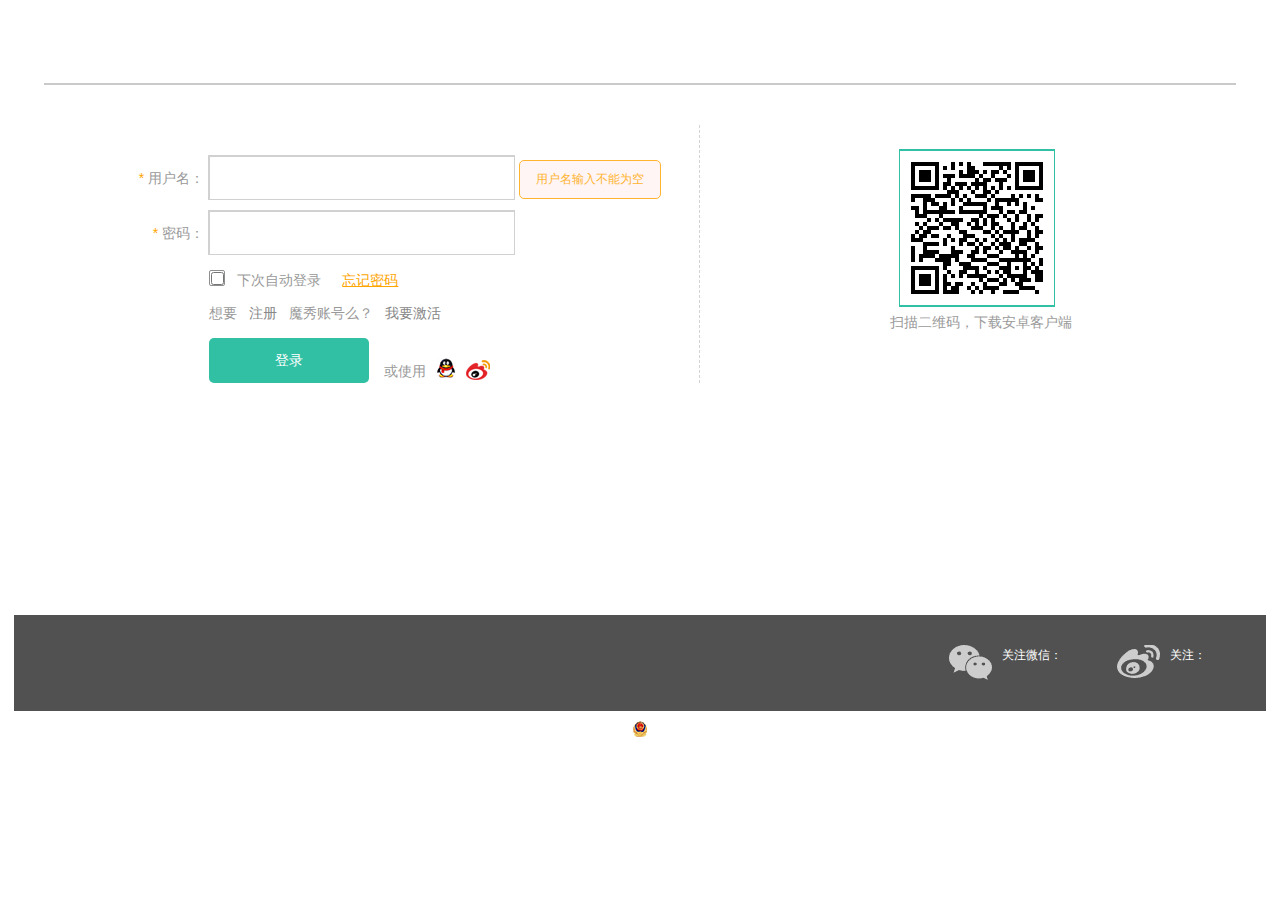
<file: login.html>
<!doctype html>
<html>
	<head>
		<title>用户登录</title>
		<meta charset="utf-8">
		<link rel="stylesheet" href="css/normalize.css">
		<link rel="stylesheet" href="css/public.css">
		<link rel="stylesheet" href="css/login.css">
	</head>
	<body>
    <div id="all">
        <div id="header_d"></div>
        <!--页面主体-->
		<section>
			<div class="lf">
				<form action="" method="post">
					<div id="Username">
						<span class="write">
							<i>*</i>
							用户名：
						</span>
						<input type="text">
						<b>用户名输入不能为空</b>
					</div>
					<div id="Userpwd">
						<span class="write">
							<i>*</i>
							密码：
						</span>
						<input type="text">
					</div>
					<div id="auto_login">
						<b><input type="checkbox"></b>&nbsp;&nbsp;
						<span>下次自动登录</span>&nbsp;&nbsp;
						<a href="#" class="special">忘记密码</a>
					</div>
					<div id="register">
						想要
						<a href="#">注册</a>
						魔秀账号么？
						<a href="#">我要激活</a>
					</div>
					<div id="login_btn" class="clear">
						<input type="button" value="登录">
						<span>或使用</span>
						<a href="">
							<span class="qq"></span>
						</a>
						<a href="">
							<span class="chat"></span>
						</a>
					</div>
				</form>
			</div>
			<div class="rt">
				<img src="images/denglu/index.png">
				<p>扫描二维码，下载安卓客户端</p>
			</div>
		</section>
        <div id="footer_d"></div>
    </div>
    <script src="js/jquery-1.11.3.js"></script>
    <script src="js/header_footer.js"></script>
    <script>
        $(function(){
            $("#header_d").load("header_d.php");
            $("#footer_d").load("footer_d.php");
            sessionStorage.setItem('selector','#header>ul.lf>li:first>a');
        });
    </script>
	</body>
</html>
</file>
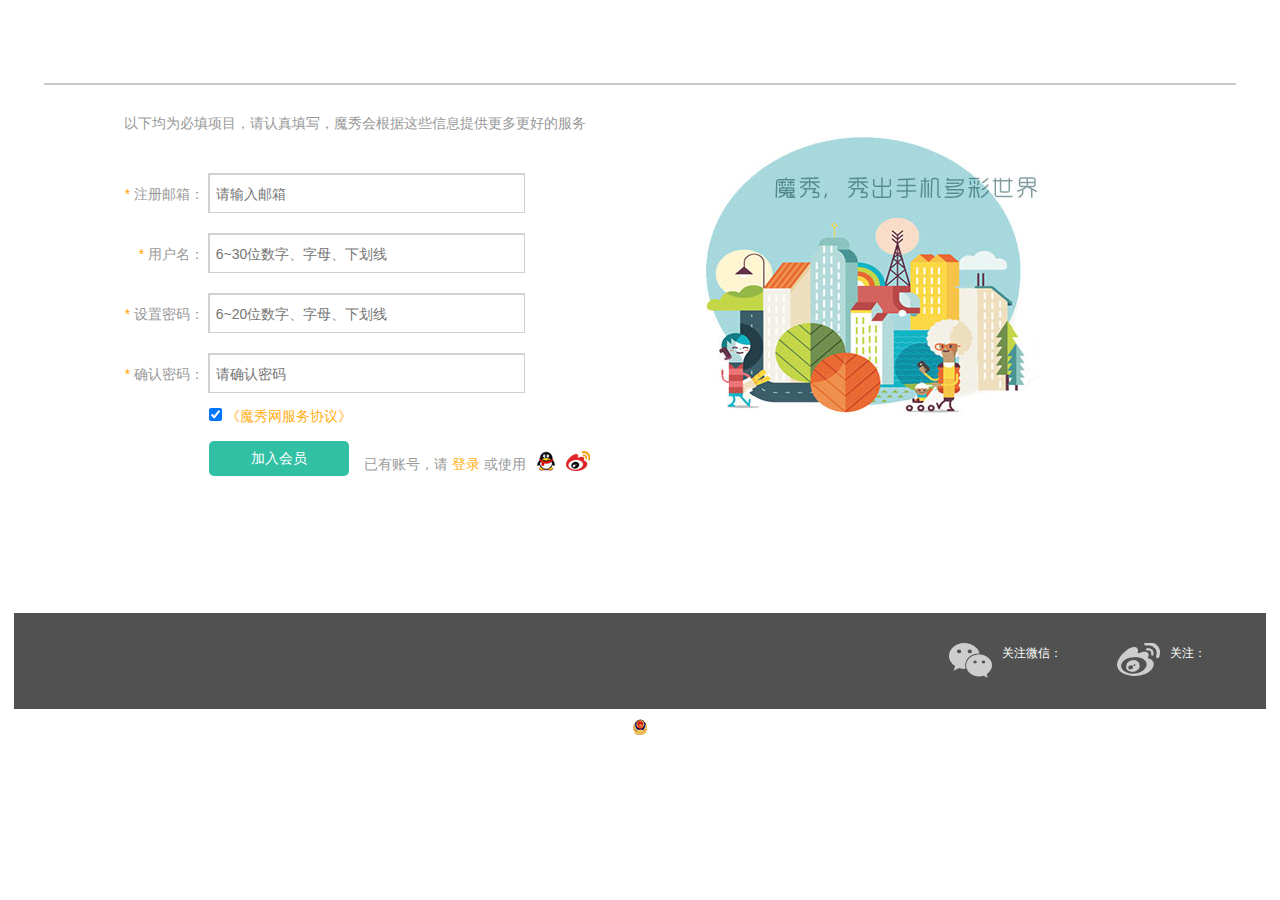
<file: register.html>
<!doctype html>
<html>
	<head>
		<title>用户注册</title>
		<meta charset="utf-8">
		<link rel="stylesheet" href="css/normalize.css">
		<link rel="stylesheet" href="css/public.css">
		<link rel="stylesheet" href="css/register.css">
	</head>
	<body>
	  <div id="all">
          <div id="header_d"></div>
          <!--页面主体-->
		<section>
			<div>
				<form>
					<p>以下均为必填项目，请认真填写，魔秀会根据这些信息提供更多更好的服务</p>
					<div id="Usermail">
						<span class="write">
							<i>*</i>
							注册邮箱：
						</span>
						<input type="text" name="u_email" placeholder=" 请输入邮箱" autocomplete="off">
						<b></b>
						<span></span>
					</div>
					<div id="Username">
						<span class="write">
							<i>*</i>
							用户名：
						</span>
						<input type="text" name="u_name" placeholder=" 6~30位数字、字母、下划线" autocomplete="off">
						<b></b>
						<span></span>
					</div>
					<div id="Userpwd">
						<span class="write">
							<i>*</i>
							设置密码：
						</span>
						<input type="password" name="u_pwd" placeholder=" 6~20位数字、字母、下划线" autocomplete="off">
						<b></b>
						<span></span>
					</div>
					<div id="Userpwdnext">
						<span class="write">
							<i>*</i>
							确认密码：
						</span>
						<input type="password" name="u_pwd1" placeholder=" 请确认密码" autocomplete="off">
						<b></b>
						<span></span>
					</div>
					<!----------------------->
					<div id="auto_login">
						<input type="checkbox" checked name="chk">
						<a href="#" class="special">《魔秀网服务协议》</a>
					</div>
					<div id="login_btn" class="clear">
						<input type="button" value="加入会员" id="btn">
						<span>已有账号，请&nbsp;<a href="login.html">登录</a>&nbsp;或使用</span>
						<a href="">
							<span class="qq"></span>
						</a>
						<a href="">
							<span class="chat"></span>
						</a>
					</div>
				</form>
			</div>
		</section>
          <div id="footer_d"></div>
	  </div>
      <script src="js/jquery-1.11.3.js"></script>
      <script src="js/header_footer.js"></script>
	  <script src="js/register.js"></script>
	</body>
</html>
</file>
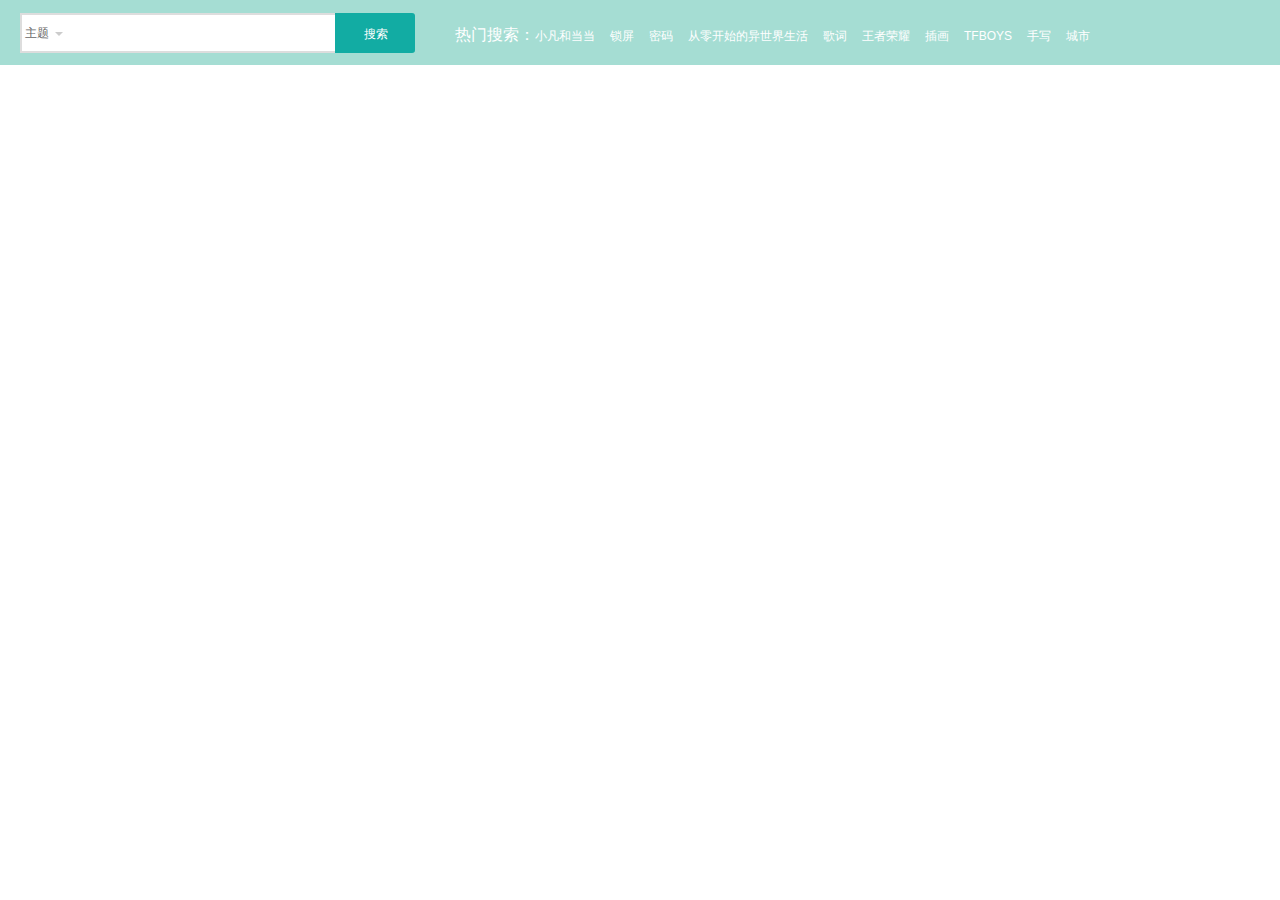
<file: search.html>
<!doctype html>
<html lang="en">
 <head>
  <meta charset="UTF-8">
  <title></title>
	<link rel="stylesheet" href="css/normalize.css">
	<link rel="stylesheet" href="css/public.css">
 </head>
 <body>
     <div id="search" class="clear">
	     <form>
			<div class="lf">
				<input type="text" name="txtTitle">
				<input type="button" name="btnSearch" value="搜索">
				<a href="">主题
					<b></b>
				</a>
			</div>
		 </form>
		 <ul class="lf">
			 <li>
				 热门搜索：
			 </li>
			 <li>
				 <a href="search_1.html" target="_blank">小凡和当当</a>
			 </li>
			 <li>
				 <a href="">锁屏</a>
			 </li>
			 <li>
				 <a href="">密码</a>
			 </li>
			 <li>
				 <a href="">从零开始的异世界生活</a>
			 </li>
			 <li>
				 <a href="">歌词</a>
			 </li>
			 <li>
				 <a href="">王者荣耀</a>
			 </li>
			 <li>
				 <a href="">插画</a>
			 </li>
			 <li>
				 <a href="">TFBOYS</a>
			 </li>
			 <li>
				 <a href="">手写</a>
			 </li>
			 <li>
				 <a href="">城市</a>
			 </li>
		 </ul>
	 </div>
	 <script src="js/jquery-1.11.3.js"></script>
	<script>
		var $input=$("input[name=txtTitle]");
		var $a=$("#search div a");
		$input.focus(function () {
			$a.addClass("hover");
			$input.addClass("hover")
		}).blur(function(){
			if(this.value==""){
				$a.removeClass("hover");
				$input.removeClass("hover")
			}
		});
	</script>
 </body>
</html>
</file>
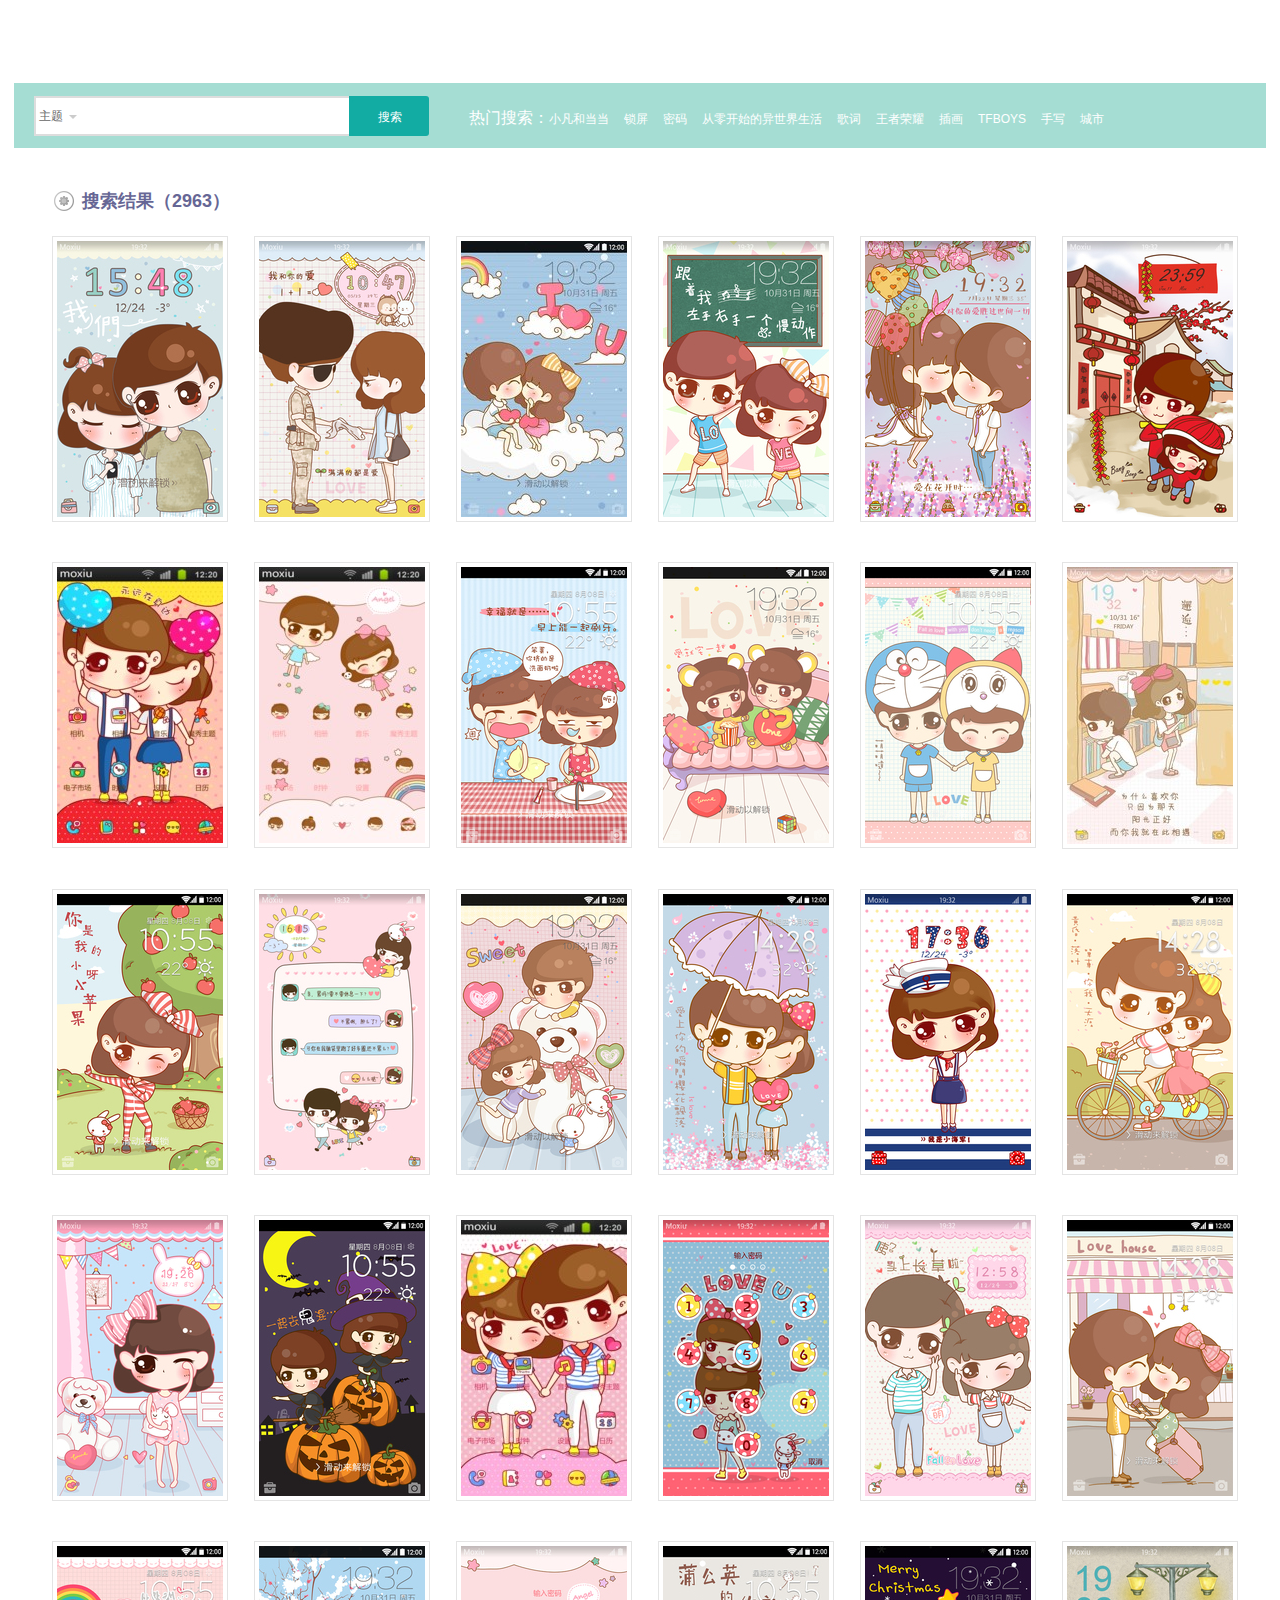
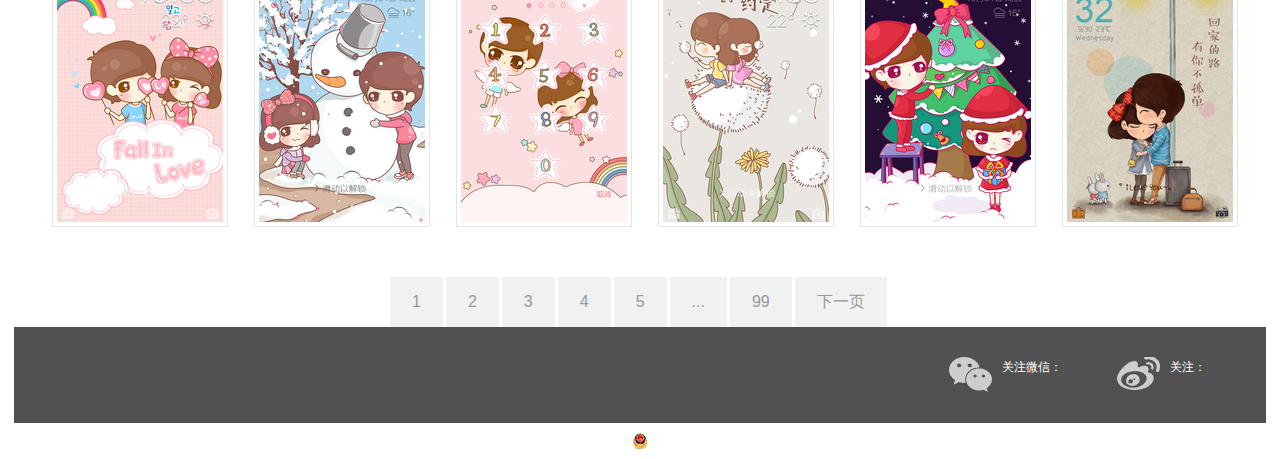
<file: search_1.html>
<!doctype html>
<html lang="en">
 <head>
  <meta charset="UTF-8">
  <title>小凡和当当</title>
	<link rel="stylesheet" href="css/normalize.css">
	<link rel="stylesheet" href="css/public.css">
	<link rel="stylesheet" href="css/moxiu.css">
	<link rel="stylesheet" href="css/search_1.css">
 </head>
 <body>
 <div id="all">
     <div id="header_d"></div>
     <!--浮动框架引入搜索栏-->
	<iframe src="search.html" id="iframe_search"></iframe>
	<section id="main">
		<p>搜索结果（2963）</p>
		<!--图片-->
		<ul class="subject_box clear">
			<li>
				<a href="">
					<img src="images/search1/166.jpg">
				</a>
				<div class="shilder_box">
                    <a href="" title="【小凡和当当】我们。">【小凡和当当】我们。</a>
				</div>
			</li>
			<li>
				<a href="">
					<img src="images/search1/166 (1).jpg">
				</a>
				<div class="shilder_box">
					<span>
						<a href="" title="【小凡和当当】太阳的后裔。">【小凡和当当】太阳的后裔。</a>
					</span>
				</div>
			</li>
			<li>
				<a href="">
					<img src="images/search1/166 (2).jpg">
				</a>
				<div class="shilder_box">
					<span>
						<a href="" title="【小凡和当当】你是我的天使">【小凡和当当】你是我的天使。</a>
					</span>
				</div>
			</li>
			<li>
				<a href="">
					<img src="images/search1/166 (3).jpg">
				</a>
				<div class="shilder_box">
					<span>
						<a href="" title="【小凡和当当】青春修炼手册">【小凡和当当】青春修炼手册</a>
					</span>
				</div>
			</li>
			<li>
				<a href="">
					<img src="images/search1/166 (4).jpg">
				</a>
				<div class="shilder_box">
					<span>
						<a href="" title="【小凡和当当】爱在花开时">【小凡和当当】爱在花开时</a>
					</span>
				</div>
			</li>
			<li>
				<a href="">
					<img src="images/search1/166 (5).jpg">
				</a>
				<div class="shilder_box">
					<span>
						<a href="" title="【小凡和当当】过年好">【小凡和当当】过年好</a>
					</span>
				</div>
			</li>
			<li>
				<a href="">
					<img src="images/search1/166 (6).jpg">
				</a>
				<div class="shilder_box">
					<span>
						<a href="" title="小凡和当当之永远在一起">小凡和当当之永远在一起</a>
					</span>
				</div>
			</li>
			<li>
				<a href="">
					<img src="images/search1/166 (7).jpg">
				</a>
				<div class="shilder_box">
					<span>
						<a href="" title="小凡和当当——Angel">小凡和当当——Angel</a>
					</span>
				</div>
			</li>
			<li>
				<a href="">
					<img src="images/search1/166 (8).jpg">
				</a>
				<div class="shilder_box">
					<span>
						<a href="" title="【小凡和当当】幸福就是">【小凡和当当】幸福就是</a>
					</span>
				</div>
			</li>
			<li>
				<a href="">
					<img src="images/search1/166 (9).jpg">
				</a>
				<div class="shilder_box">
					<span>
						<a href="" title="【小凡和当当】爱就宅一起">【小凡和当当】爱就宅一起</a>
					</span>
				</div>
			</li>
			<li>
				<a href="">
					<img src="images/search1/166 (10).jpg">
				</a>
				<div class="shilder_box">
					<span>
						<a href="" title="【小凡和当当】和你一起萌萌哒~">【小凡和当当】和你一起萌萌哒~</a>
					</span>
				</div>
			</li>
			<li>
				<a href="">
					<img src="images/search1/166 (11).jpg">
				</a>
				<div class="shilder_box">
					<span>
						<a href="" title="【小凡和当当】完美邂逅">【小凡和当当】完美邂逅</a>
					</span>
				</div>
			</li>
			<li>
				<a href="">
					<img src="images/search1/166 (12).jpg">
				</a>
				<div class="shilder_box">
					<span>
						<a href="" title="【小凡和当当】你是我的小呀小苹果">【小凡和当当】你是我的小呀小苹果</a>
					</span>
				</div>
			</li>
			<li>
				<a href="">
					<img src="images/search1/166 (13).jpg">
				</a>
				<div class="shilder_box">
					<span>
						<a href="" title="【小凡和当当】小生活。">【小凡和当当】小生活。</a>
					</span>
				</div>
			</li>
			<li>
				<a href="">
					<img src="images/search1/166 (14).jpg">
				</a>
				<div class="shilder_box">
					<span>
						<a href="" title="【小凡和当当】甜蜜的爱">【小凡和当当】甜蜜的爱</a>
					</span>
				</div>
			</li>
			<li>
				<a href="">
					<img src="images/search1/166 (15).jpg">
				</a>
				<div class="shilder_box">
					<span>
						<a href="" title="【小凡和当当】爱上你的瞬间樱花飘落">【小凡和当当】爱上你的瞬间樱花飘落</a>
					</span>
				</div>
			</li>
			<li>
				<a href="">
					<img src="images/search1/166 (16).jpg">
				</a>
				<div class="shilder_box">
					<span>
						<a href="" title="小凡和当当之小海军">小凡和当当之小海军</a>
					</span>
				</div>
			</li>
			<li>
				<a href="">
					<img src="images/search1/166 (17).jpg">
				</a>
				<div class="shilder_box">
					<span>
						<a href="" title="【小凡和当当】我的浪漫爱情">【小凡和当当】我的浪漫爱情</a>
					</span>
				</div>
			</li>
			<li>
				<a href="">
					<img src="images/search1/166 (18).jpg">
				</a>
				<div class="shilder_box">
					<span>
						<a href="" title="【小凡和当当】小凡的宠物萌小白~">【小凡和当当】小凡的宠物萌小白</a>
					</span>
				</div>
			</li>
			<li>
				<a href="">
					<img src="images/search1/166 (19).jpg">
				</a>
				<div class="shilder_box">
					<span>
						<a href="" title="【小凡和当当】一起去鬼混">【小凡和当当】一起去鬼混</a>
					</span>
				</div>
			</li>
			<li>
				<a href="">
					<img src="images/search1/166 (20).jpg">
				</a>
				<div class="shilder_box">
					<span>
						<a href="" title="小凡和当当之情侣海魂衫">小凡和当当之情侣海魂衫</a>
					</span>
				</div>
			</li>
			<li>
				<a href="">
					<img src="images/search1/166 (21).jpg">
				</a>
				<div class="shilder_box">
					<span>
						<a href="" title="【小凡和当当】就想这样赖着你">【小凡和当当】就想这样赖着你</a>
					</span>
				</div>
			</li>
			<li>
				<a href="">
					<img src="images/search1/166 (22).jpg">
				</a>
				<div class="shilder_box">
					<span>
						<a href="" title="【小凡和当当】咦？头上长草了">【小凡和当当】咦？头上长草了</a>
					</span>
				</div>
			</li>
			<li>
				<a href="">
					<img src="images/search1/166 (23).jpg">
				</a>
				<div class="shilder_box">
					<span>
						<a href="" title="小凡和当当——来一场说走就走的旅行">小凡和当当——来一场说走就走的旅行</a>
					</span>
				</div>
			</li>
			<li>
				<a href="">
					<img src="images/search1/166 (24).jpg">
				</a>
				<div class="shilder_box">
					<span>
						<a href="" title="小凡和当当——永远在身边">小凡和当当——永远在身边</a>
					</span>
				</div>
			</li>
			<li>
				<a href="">
					<img src="images/search1/166 (25).jpg">
				</a>
				<div class="shilder_box">
					<span>
						<a href="" title="【小凡和当当】让爱温暖你的冬天">【小凡和当当】让爱温暖你的冬天</a>
					</span>
				</div>
			</li>
			<li>
				<a href="">
					<img src="images/search1/166 (26).jpg">
				</a>
				<div class="shilder_box">
					<span>
						<a href="" title="小凡和当当——Angel">小凡和当当——Angel</a>
					</span>
				</div>
			</li>
			<li>
				<a href="">
					<img src="images/search1/166 (27).jpg">
				</a>
				<div class="shilder_box">
					<span>
						<a href="" title="【小凡和当当】蒲公英的约定">【小凡和当当】蒲公英的约定</a>
					</span>
				</div>
			</li>
			<li>
				<a href="">
					<img src="images/search1/166 (28).jpg">
				</a>
				<div class="shilder_box">
					<span>
						<a href="" title="【小凡和当当】圣诞快乐！">【小凡和当当】圣诞快乐！</a>
					</span>
				</div>
			</li>
			<li>
				<a href="">
					<img src="images/search1/166 (29).jpg">
				</a>
				<div class="shilder_box">
					<span>
						<a href="" title="【小凡和当当】有你不孤单">【小凡和当当】有你不孤单</a>
					</span>
				</div>
			</li>
		</ul>
	</section>
	<!--页码-->
	<ul id="page" class="clear">
		<li>
			<a href="#">1</a>
		</li>
		<li>
			<a href="#">2</a>
		</li>
		<li>
			<a href="#">3</a>
		</li>
		<li>
			<a href="#">4</a>
		</li>
		<li>
			<a href="#">5</a>
		</li>
		<li>
			<a href="#">...</a>
		</li>
		<li>
			<a href="#">99</a>
		</li>
		<li>
			<a href="#">下一页</a>
		</li>
	</ul>
     <div id="footer_d"></div>
 </div>
 <script src="js/jquery-1.11.3.js"></script>
 <script src="js/header_footer.js"></script>
 <script>
     $(function(){
         $("#header_d").load("header_d.php");
         $("#footer_d").load("footer_d.php");
         sessionStorage.setItem('selector','#header>ul.lf>li:nth-child(2)>a');
     });
 </script>
 </body>
</html>
</file>
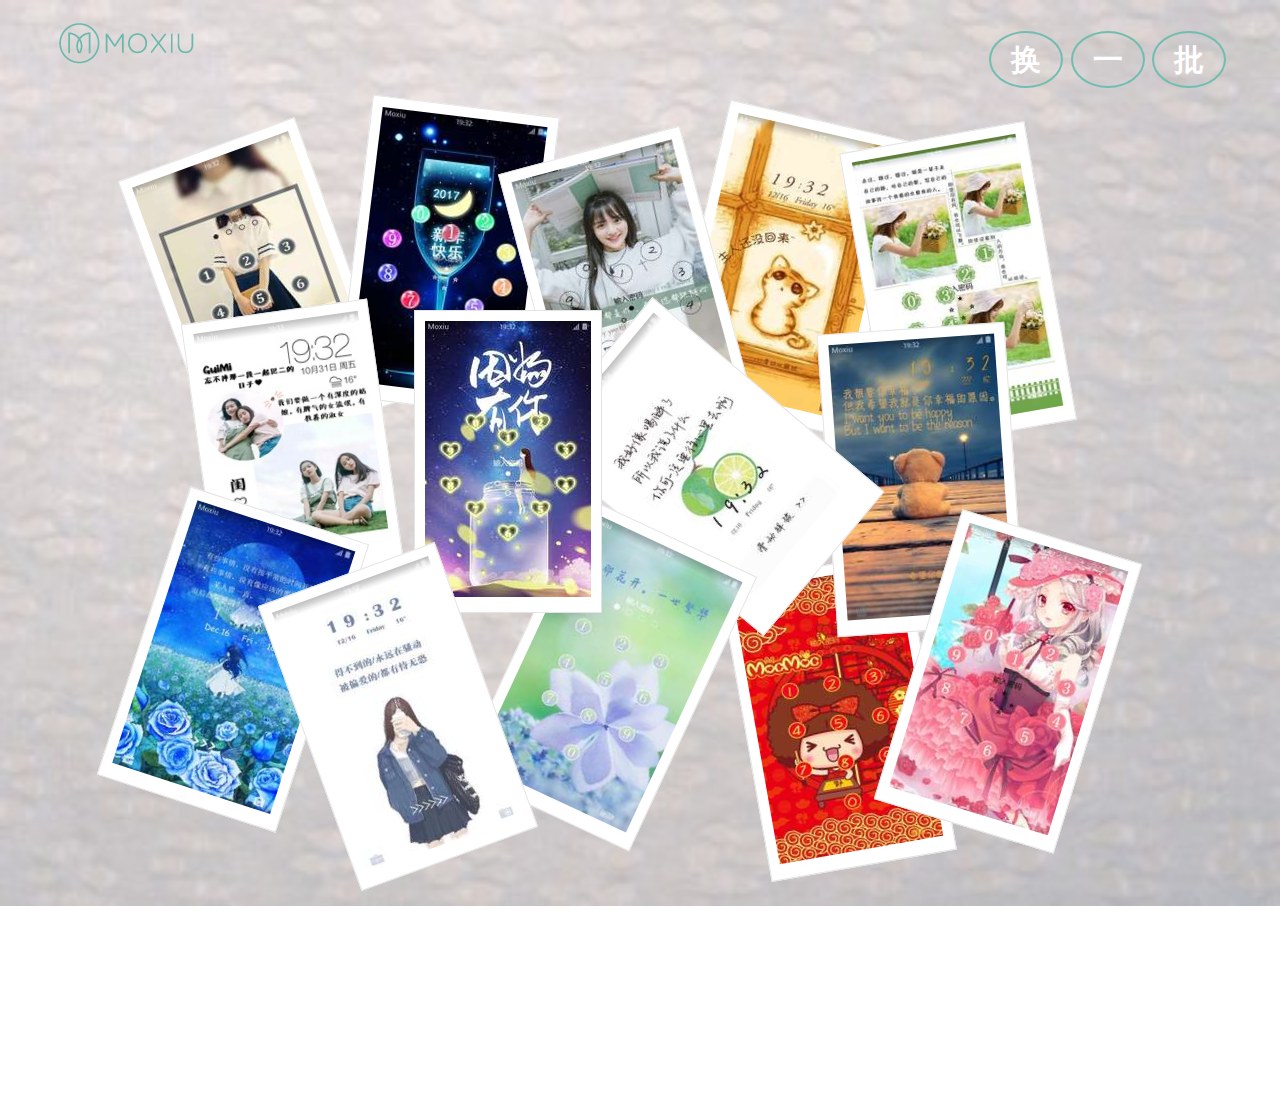
<file: wonderful_show.html>
<!doctype html>
<html lang="en">
 <head>
  <meta charset="UTF-8">
  <title>魔秀主题，精彩展示！</title>
	<link rel="stylesheet" href="css/normalize.css">
	<link rel="stylesheet" href="css/public.css">
	<link rel="stylesheet" href="css/wonderful_show.css">
 </head>
 <body>
 <div id="all">
   <div class="content">
    <a href="#" class="pic1">
     <img src="images/wonderful_show/img1.jpg" />
    </a>
    <a href="#" class="pic2">
     <img src="images/wonderful_show/img2.jpg" />
    </a>
    <a href="#" class="pic3">
     <img src="images/wonderful_show/img3.jpg" />
    </a>
    <a href="#" class="pic4">
     <img src="images/wonderful_show/img4.jpg" />
    </a>
    <a href="#" class="pic5">
     <img src="images/wonderful_show/img5.jpg" />
    </a>
    <a href="#" class="pic6">
     <img src="images/wonderful_show/img6.jpg" />
    </a>
    <a href="#" class="pic7">
     <img src="images/wonderful_show/img7.jpg" />
    </a>
    <a href="#" class="pic8">
     <img src="images/wonderful_show/img8.jpg" />
    </a>
    <a href="#" class="pic9">
     <img src="images/wonderful_show/img9.jpg" />
    </a>
    <a href="#" class="pic10">
     <img src="images/wonderful_show/img10.jpg" />
    </a>
    <a href="#" class="pic11">
     <img src="images/wonderful_show/img11.jpg" />
    </a>
    <a href="#" class="pic12">
     <img src="images/wonderful_show/img12.jpg" />
    </a>
    <a href="#" class="pic13">
     <img src="images/wonderful_show/img13.jpg" />
    </a>
    <a href="#" class="pic14">
     <img src="images/wonderful_show/img14.jpg" />
    </a>
    <!--
    <a href="#" class="pic15">
     <img src="images/wonderful_show/img15.jpg" />
    </a>
    <a href="#" class="pic16">
     <img src="images/wonderful_show/img16.jpg" />
    </a>
    <a href="#" class="pic17">
     <img src="images/wonderful_show/img17.jpg" />
    </a>
    <a href="#" class="pic18">
     <img src="images/wonderful_show/img18.jpg" />
    </a>
    <a href="#" class="pic19">
     <img src="images/wonderful_show/img19.jpg" />
    </a>
    -->
   </div>
   <div id="logo"><a href="index.html"><img src="images/wonderful_show/logo.png"></a></div>
   <p class="tada">
    <a href="#">
       <span>换</span>
       <span>一</span>
       <span>批</span>
    </a>
   </p>
 </div>
 <script src="js/jquery-1.11.3.js"></script>
 <script>
  +function(){
   var timer=setTimeout(function(){
     $(".content a").addClass("active");
   },200)
   $("#all p.tada").click(function(e){
     e.preventDefault();
     var timer=setTimeout(function(){
      $(".content a").removeClass("active");
     });
   });

  }();
 </script>
 </body>
</html>
</file>
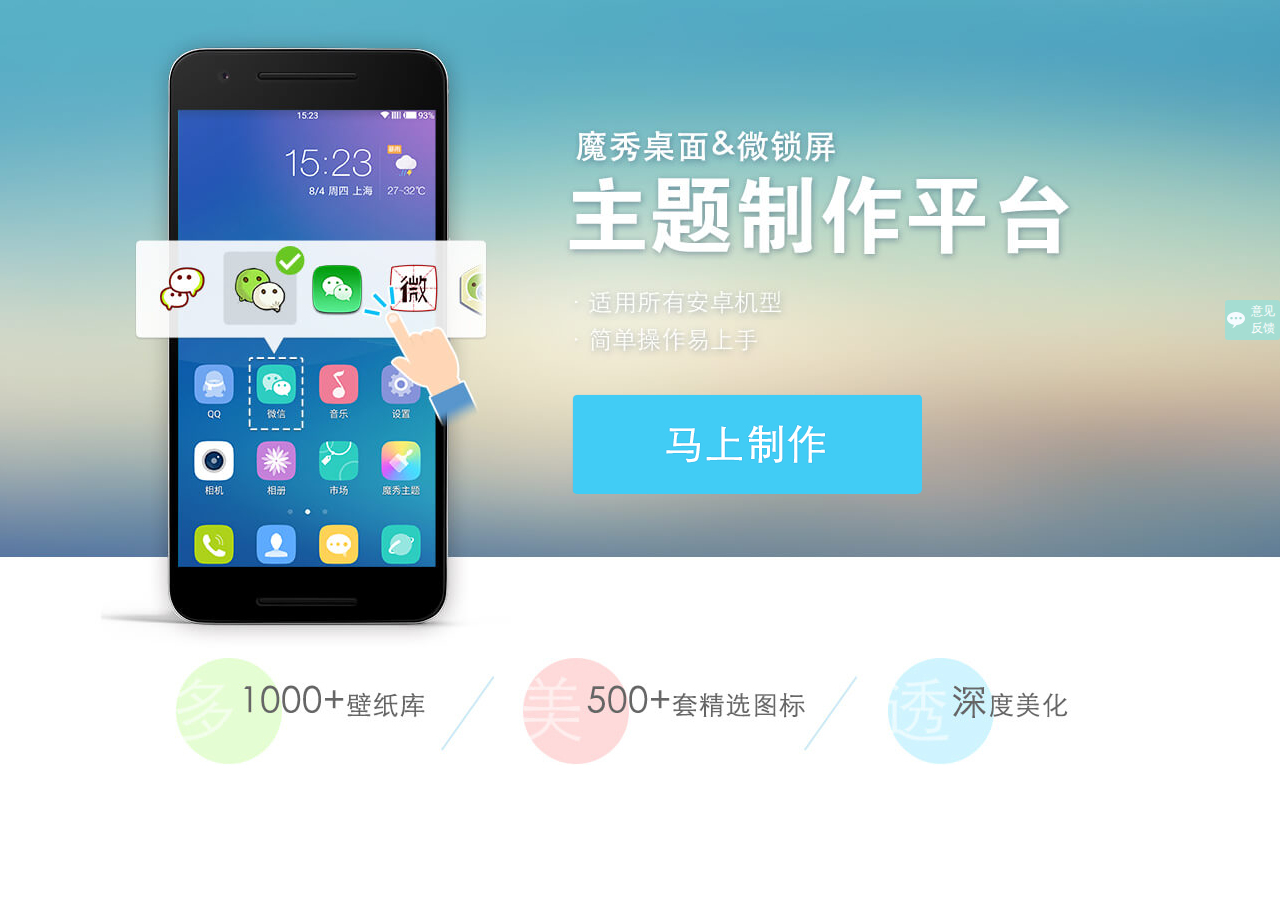
<file: zhizuo_subject.html>
<!doctype html>
<html>
	<head>
		<title>魔秀主题 手机主题|安卓手机主题|手机桌面|免费下载|在线制作 - 中国第一手机原创内容社区</title>
		<meta charset="utf-8">
		<link rel="stylesheet" href="css/normalize.css">
		<link rel="stylesheet" href="css/public.css">
		<link rel="stylesheet" href="css/zhizuo_subject.css">
	</head>
	<body>
    <div id="all">
		<div id="banner">
			<div>
				<a href="zhizuo_subject_1.html"></a>
			</div>
		</div>
		<div id="welcome_list">
			<img src="images/zhizuo-subject/welcome_list.jpg">
		</div>
		<div id="fixed">
			<a href="">
				<b class="lf"></b>
				<span class="rt">意见反馈</span>
			</a>
		</div>
    </div>
	</body>
</html>
</file>
<file: css/public.css>
/*通用样式*/
body{
	font:12px Arial,"microsoft yahei",Helvetica,sans-serif;
	margin:0;
}
ul,p,h1,h2,h3,h4,h5,h6,ol,dl,dd,pre{
	margin:0;
	padding:0;
	list-style:none;
}
img{vertical-align:bottom;}
a{
	text-decoration:none;
}
.lf{float:left;}
.rt{float:right;}
.clear:after{
	content:"";
	display:block;
	clear:both;}
/*浮动框架*/
#iframe_header{
	height:83px;
	width:100%;
	border:none;
}
#iframe_footer{
	height:242px;
	width:100%;
	border:none;
}
/*****************************************************************/
/*页面顶部header*/
#header{
    height:83px;
    padding:20px;
    box-sizing:border-box;
    color:#333;
}

#header>ul{
    margin-left:30px;
}

#header>ul.lf>li{
    float:left;
    height:40px;
    line-height:40px;
    margin:0 20px;
    font-size:16px;
}
#header>ul.lf>li>a{
    color:#333;
    padding:5px;
}
#header>ul.lf>li>a:hover,#header>ul.lf>li>a.hover{
    color:#31c0a4;
    border-bottom:3px solid #31c0a4;
}
/*登录注册*/
#register{
    margin-top:15px;
}
#register a{
    padding:0 8px;
    color:#888;
}
#register a.login{
    padding-left:20px;
    background:url(../images/index/login-bg.png) no-repeat top left;
    border-right:1px solid #f3e6d2;
}

/*******************************************************************/
/*页面底部footer*/
/*页面底部*/
#footer{
    margin:80px auto 30px;
}
/*信息部分*/
#footer div.information{
    background-color:#515151;
    color:#FFF;
    padding:10px 40px;
}
/*左侧*/
div.information div.lf ul{
    padding:15px 0;
}
#footer div.information div.lf li{
    float:left;
    margin-right:10px;
}
#footer div.information a{
    color:#FFF;
}
#footer div.information a:hover{
    text-decoration:underline;
}
div.information div.lf p{
    line-height:20px;
}
/*右侧*/
div.information div.rt ul{
    margin:20px 0;
}
div.information div.rt li{
    float:left;
    margin:0 20px;
}
div.information div.rt b{
    display:inline-block;
    width:48px;
    height:36px;
    background:url(../images/index/media-bg.png) no-repeat;
    margin:0 10px;
}

div.information div.rt span{
    line-height:20px;
}
div.information ul.media li:nth-child(2)>b{
    background-position:0px -55px;
}
/*备案号部分*/
#footer p.code{
    text-align:center;
    margin:10px 0;
}

#footer p.code a{
    color:#93969D;
}

/********************************************************************/
#iframe_search{
	height:80px;
	width:100%;
	border:none;
}
/*搜索栏*/
#search{
	height:65px;
	background-color:#A5DDD3;
	box-sizing:border-box;
	width:100%;
}
/*搜索按钮和搜索框*/
#search div{
	width:395px;
	height:40px;
	box-sizing:border-box;
	background-color:#12ACA3;
	border-radius:3px;
	position:relative;
	margin:13px 0 13px 20px;
}
#search div input:first-child{
	width:315px;
	height:40px;
	box-sizing:border-box;
	border:2px solid #ddd;
	border-right:0;
	outline:none;
	font-size:16px;
	padding-left:45px;
}
#search div input:first-child:hover,#search div input:first-child.hover{
	border-color:#12ACA3;
}
#search div a{
	color:#666;
	width:40px;
	height:40px;
	line-height:40px;
	position:absolute;
	top:0px;
	left:0px;
	padding-left:5px;
}
#search div a b{
	display:inline-block;
	width:0px;
	height:0px;
	border:4px solid transparent;
	border-top-color:#ccc;
	position:relative;
	top:3px;
	left:3px;
}
#search div a:hover b,#search div a.hover b{
	border-top-color:transparent;
	border-bottom-color:#ccc;
	top:-3px;
}
#search div input:nth-child(2){
	width:75px;
	height:35px;
	color:#fff;
	background-color:#12ACA3;
	outline:none;
	border:none;
	cursor:pointer;
	border-radius:3px;
}
/*热门搜索*/
#search ul{
	margin-left:40px;
}
#search ul li{
	float:left;
	color:#fff;
	line-height:70px;
	font-size:16px;
}
#search ul li a{
	margin-right:15px;
	color:#fff;
	line-height:70px;
	font-size:12px;
}
#search ul li a:hover{
	text-decoration:underline;
}
/*********************************************************************/
</file>
<file: css/moxiu.css>
﻿body>div:first-child{
	width:1252px;
	margin:0 auto;
	overflow:hidden;
}
/*布局元素样式*/
#header,#banner,#nav,#main,#footer{
	width:1252px;
	margin:0 auto;
	}
/*/!*页面顶部header*!/*/
/*#header{*/
	/*height:83px;*/
	/*padding:20px;*/
	/*box-sizing:border-box;*/
	/*color:#333;*/
/*}*/

/*#header>ul{*/
	/*margin-left:30px;*/
/*}*/

/*#header>ul.lf>li{*/
	/*float:left;*/
	/*height:40px;*/
	/*line-height:40px;*/
	/*margin:0 20px;*/
	/*font-size:16px;*/
/*}*/
/*#header>ul.lf>li>a{*/
	/*color:#333;*/
	/*padding:5px;*/
/*}*/
/*#header>ul.lf>li>a:hover,#header>ul.lf>li>a.hover{*/
	/*color:#31c0a4;*/
	/*border-bottom:3px solid #31c0a4;*/
/*}*/
/*/!*登录注册*!/*/
/*#register{*/
	/*margin-top:15px;*/
/*}*/
/*#register a{*/
	/*padding:0 8px;*/
	/*color:#888;*/
/*}*/
/*#register a.login{*/
	/*padding-left:20px;*/
	/*background:url(../images/index/login-bg.png) no-repeat top left;*/
	/*border-right:1px solid #f3e6d2;*/
/*}*/

/*banner部分*/
/*index1*/
#images1{
	height:528px;
	background:url(../images/index/index1.jpg) no-repeat center center;
	position:relative;
	display:block;
}

#banner #images1 p.news{
	color:#fff;
	font-size:18px;
	line-height:26px;
	position:absolute;
	bottom:300px;
	right:50px;
}

#banner #images1 p.free_down{
	position:absolute;
	bottom:61px;
	right:141px;
	color:#FFF;
	text-align:center;
}
#banner #images1 p.free_down a{
	display:block;
	color:#fff;
	font-size:22px;
	width:290px;
	height:60px;
	padding:20px 0;
}
#banner #images1 p.free_down a span{
	font-size:12px;
}
#banner #images1 img{
	position:absolute;
	right:460px;
	bottom:60px;
}

/*index2*/
#images2{
	box-sizing:border-box;
	height:528px;
	padding:10px 30px;
	background:url(../images/index/index2.jpg) no-repeat center center;
	display:none;
}
#images2 ul{
	overflow:hidden;
}
#images2 li{
	float:left;
}
#images2 li a{
	display:block;
	width:160px;
	height:160px;
	margin:0 10px 10px 0;
}
#images2 ul.left_box{
	width:680px;
}
#images2 ul.left_box li:nth-child(5) a{
	width:160px;
	height:330px;
}
#images2 ul.left_box li:nth-child(7) a{
	width:330px;
	height:160px;
}
#images2 ul.right_box{
	width:510px;
}
#images2 ul.right_box li:first-child a{
	width:330px;
	height:330px;
}
#images2 ul.right_box li:nth-child(2) a{
	width:160px;
	height:330px;
}
ul.left_box li:nth-child(1) a{
	background:url(../images/index/330_470__60.jpg) no-repeat;
}
ul.left_box li:nth-child(2) a{
	background:url(../images/index/330_470__608.jpg) no-repeat;
}

ul.left_box li:nth-child(3) a{
	background:url(../images/index/330_470__601.jpg) no-repeat;
}

ul.left_box li:nth-child(4) a{
	background:url(../images/index/330_470__6014.jpg) no-repeat;
}

ul.left_box li:nth-child(5) a{
	background:url(../images/index/330_470__6012.jpg) no-repeat;
}

ul.left_box li:nth-child(6) a{
	background:url(../images/index/330_470__605.jpg) no-repeat;
}

ul.left_box li:nth-child(7) a{
	background:url(../images/index/330_470__607.jpg) no-repeat;
}

ul.left_box li:nth-child(8) a{
	background:url(../images/index/330_470__609.jpg) no-repeat;
}

ul.left_box li:nth-child(9) a{
	background:url(../images/index/330_470__6010.jpg) no-repeat;
}

ul.left_box li:nth-child(10) a{
	background:url(../images/index/330_470__602.jpg) no-repeat;
}


ul.right_box li:nth-child(1) a{
	background:url(../images/index/330_470__606.jpg) no-repeat;
}
ul.right_box li:nth-child(2) a{
	background:url(../images/index/330_470__603.jpg) no-repeat;
}

ul.right_box li:nth-child(3) a{
	background:url(../images/index/330_470__6013.jpg) no-repeat;
}

ul.right_box li:nth-child(4) a{
	background:url(../images/index/330_470__6011.jpg) no-repeat;
}

ul.right_box li:nth-child(5) a{
	background:url(../images/index/330_470__604.jpg) no-repeat;
}

#images2 li:hover{
	transform:rotate(-3deg);
}

/*index3*/
#images3{
	height:528px;
	background:url(../images/index/index3.jpg) no-repeat center center;
	position:relative;
	display:none;
}
#images3 a{
	display:block;
	width:350px;
	height:100px;
	border-radius:10px;
	position:absolute;
	right:209px;
	bottom:87px;
}

/*index4*/
#images4{
	height:528px;
	box-sizing:border-box;
	padding:75px 0 0 50px;
	background:url(../images/index/index4.jpg) no-repeat center center;
	display:none;
}
#images4>div{
	width:310px;
	height:450px;
	float:left;
	margin:0 37px;
	color:#fff;
}
/*上部分*/
#images4 header{
	height:180px;
}
#images4 div header b{
	display:inline-block;
	width:118px;
	height:118px;
	border-radius:50%;
	background:url(../images/index/118.jpg) no-repeat center center;
	border:4px solid #fff;
	position:relative;
	top:-50px;
	left:0px;
}
#images4 div:nth-child(2) header b{
	background-image:url(../images/index/1181.jpg);
}
#images4 div:nth-child(3) header b{
	background-image:url(../images/index/1182.jpg);
}
#images4 div header a:nth-child(2){
	font-size:28px;
	color:#fff;
	position:relative;
	top:-65px;
	left:10px;
}
#images4 div header a:nth-child(2):hover{
	text-decoration:underline;
}
#images4 div header p{
	font-size:18px;
	position:relative;
	left:135px;
	top:-40px;
	line-height:32px;
}

/*下部分*/
#images4 section div{
	padding-left:10px;
}
#images4 section a{
	display:block;
	border:1px solid #fff;
}
#images4 section a img{
	border:4px solid #fff;
}

#images4 section a:hover{
	border-color:transparent;
}
#images4 section p{
	font-size:15px;
	line-height:50px;
	text-align:center;
}


/*控制部分*/
#control{
	margin:0 auto;
	padding:0 26px;
	width:1252px;
	box-sizing:border-box;
	/*background-color:#f3f3f3;*/
	border-bottom:1px solid #dddbdb;
	background:#f3f3f3 url(../images/index/tab-line.png) no-repeat 1226px center;
}
#control li{
	float:left;
}
#control li a{
	display:inline-block;
	box-sizing:border-box;
	color:#888;
	height:80px;
	line-height:80px;
	width:300px;
	font-size:20px;
	text-align:center;
	background:url(../images/index/tab-line.png) no-repeat left center;
	cursor:pointer;
}

#control li b{
	display:inline-block;
	background:url(../images/index/index-tab-icon.png) no-repeat;
	margin-right:5px;
	vertical-align:center;
	width:33px;
	height:33px;
	position:relative;
	top:10px;
}

#control li b.b1{
	background-position:0 5px;
}
#control li b.b2{
	background-position:0 -31px;
}
#control li b.b3{
	background-position:0 -72px;
}
#control li b.b4{
	background-position:0 -110px;
}
/**********************************/
#control li a:hover,#control li a.hover{
	border-bottom:2px solid #31C0A4;
	background-color:#ecebe7;
}
#control li a:hover b.b1,#control li a.hover b.b1{
    background-position: -43px 5px;
}
#control li a:hover b.b2,#control li a.hover b.b2{
    background-position: -43px -31px;
}
#control li a:hover b.b3,#control li a.hover b.b3{
    background-position: -43px -72px;
}
#control li a:hover b.b4,#control li a.hover b.b4{
    background-position: -43px -110px;
}
/************************************/
/*section部分*/
  /*介绍部分*/
#main{
	position:relative;
}
#main p img{
	margin:0 auto;
	opacity:1;
	transition:opacity 0.5s linear;
}

#main p:before{
	content:"";
	position: absolute;
    width: 80px;
    height:600px;
    top: 0;
    left: -150px;
    overflow: hidden;
    background-image: linear-gradient(to right,rgba(255,255,255,0.2) 0,rgba(255,255,255,0.8) 50%,rgba(255,255,255,0.2) 100%);
    transform: skewX(-25deg);
	transition: left 1s linear;
}
#main p.scroll:before{
    left: 1360px;
}
#main p img.scroll{
	opacity:0;
}
#main div.introduce{
	width:900px;
	height:621px;
	margin:0 auto;
	position:absolute;
	top:0;
	left:190px;
	background:url(../images/index/introduceAll.png) no-repeat center center;
	opacity:0;
	transition:opacity 0.5s linear;
}
#main div.introduce.scroll{
	opacity:1;
}
#main div.introduce>div{
	position:absolute;
	width:350px;
	height:150px;
	border:1px solid #59C4AF;
	border-radius:10px;
	box-sizing:border-box;
	padding:20px 10px;
}
#main div.introduce>div.int1,#main div.introduce>div.int3,#main div.introduce>div.int5{
	padding-left:140px;
}
#main div.introduce>div.int2,#main div.introduce>div.int4,#main div.introduce>div.int6{
	padding-right:140px;
}
#main div.introduce>div.int1{
	right:-25px;
	bottom:8px;
}
#main div.introduce>div.int2{
	left:-25px;
	bottom:8px;
}
#main div.introduce>div.int3{
	right:-162px;
	bottom:234px;
}
#main div.introduce>div.int4{
	left:-190px;
	bottom:234px;
}
#main div.introduce>div.int5{
	right:-25px;
	top:8px;
}
#main div.introduce>div.int6{
	left:-25px;
	top:8px;
}
#main div.introduce>b{
	/*display:block;*/
	width:125px;
	height:125px;
	position:absolute;
}
#main div.introduce>b.intro_b1{
	right:190px;
	bottom:20px;
	background:url(../images/index/introduce1.png) no-repeat center center;
}
#main div.introduce>b.intro_b2{
	left:190px;
	bottom:20px;
	background:url(../images/index/introduce2.png) no-repeat center center;
}
#main div.introduce>b.intro_b3{
	right:55px;
	top:250px;
	background:url(../images/index/introduce3.png) no-repeat center center;
}
#main div.introduce>b.intro_b4{
	left:25px;
	top:250px;
	background:url(../images/index/introduce4.png) no-repeat center center;
}
#main div.introduce>b.intro_b5{
	right:190px;
	top:20px;
	background:url(../images/index/introduce5.png) no-repeat center center;
}
#main div.introduce>b.intro_b6{
	left:190px;
	top:20px;
	background:url(../images/index/introduce6.png) no-repeat center center;
}

/*主题推荐标题*/
#subject{
	padding:10px 40px;
}
#subject>h1{
	font-size:40px;
	font-weight:normal;
	color:#767676;
}
#subject>a.rt{
	color:#fff;
	font-size:14px;
	width:140px;
	height:30px;
	background-color:#59c4af;
	border-radius:3px;
	text-align:center;
	line-height:30px;
	margin:11px 10px 11px 0;
}
/*主题推荐内容*/
ul.subject_box{
	margin:20px 0 20px 40px;
}
ul.subject_box li{
	float:left;
	margin-bottom:40px;
	margin-right:40px;
	border:1px solid #E4E4E4;
	position:relative;
	overflow:hidden;
}
ul.subject_box li:before{
	content:"";
	width:400px;
	height:400px;
	background:rgba( 255, 255, 255,0.5);
	position:absolute;
	transform:rotate(31deg);
	left:268px;
	bottom:-462px;
	transition:all 0.8s linear;
	/*left:68px;
	bottom:-142px;*/
}
ul.subject_box li:hover:before{
	left:48px;
	bottom:-122px;
}
ul.subject_box li:after{
	content:"";
	width:400px;
	height:400px;
	/*background:rgba( 150, 50, 100,0.5);*/
	background:rgba( 255, 255, 255,0.5);
	position:absolute;
	transform:rotate(31deg);
	left:-477px;
	bottom:379px;
	transition:all 0.8s linear;
	/*left:-277px;
	bottom:59px;*/
}
ul.subject_box li:hover:after{
	left:-257px;
	bottom:55px;
}
ul.subject_box li img{
	margin:4px;
}
ul.subject_box li div.shilder_box{
	position:absolute;
	width:200px;
	height:0;
	top:90px;
	left:0;
	background:rgba(80,80,80,0.5);
	z-index:100;
	/*padding:20px;*/
	box-sizing:border-box;
	text-align:center;
	overflow:hidden;
	transform:rotate(75deg);
	transition:all 0.2s linear;
}
ul.subject_box li:hover>div.shilder_box{
	height:120px;
	transform:rotate(0deg);
}
div.shilder_box a{
	color:#fff;
	font-size:20px;
	font-weight:bold;
	font-family:Arail;
	border-bottom:3px solid #FFF;
	display:block;
	width:192px;
	height:65px;
	box-sizing:border-box;
	padding-top:10px;
	position:absolute;
	margin-left:4px;
	margin-top:30px;
}
/*/!*页面底部*!/*/
/*#footer{*/
	/*margin:80px auto 30px;*/
/*}*/
/*/!*信息部分*!/*/
/*#footer div.information{*/
	/*background-color:#515151;*/
	/*color:#FFF;*/
	/*padding:10px 40px;*/
/*}*/
/*/!*左侧*!/*/
/*div.information div.lf ul{*/
	/*padding:15px 0;*/
/*}*/
/*#footer div.information div.lf li{*/
	/*float:left;*/
	/*margin-right:10px;*/
/*}*/
/*#footer div.information a{*/
	/*color:#FFF;*/
/*}*/
/*#footer div.information a:hover{*/
	/*text-decoration:underline;*/
/*}*/
/*div.information div.lf p{*/
	/*line-height:20px;*/
/*}*/
/*/!*右侧*!/*/
/*div.information div.rt ul{*/
	/*margin:20px 0;*/
/*}*/
/*div.information div.rt li{*/
	/*float:left;*/
	/*margin:0 20px;*/
/*}*/
/*div.information div.rt b{*/
	/*display:inline-block;*/
	/*width:48px;*/
	/*height:36px;*/
	/*background:url(../images/index/media-bg.png) no-repeat;*/
	/*margin:0 10px;*/
/*}*/

/*div.information div.rt span{*/
	/*line-height:20px;*/
/*}*/
/*div.information ul.media li:nth-child(2)>b{*/
	/*background-position:0px -55px;*/
/*} */
/*/!*备案号部分*!/*/
/*#footer p.code{*/
	/*text-align:center;*/
	/*margin:10px 0;*/
/*}*/

/*#footer p.code a{*/
	/*color:#93969D;*/
/*}*/

/*首页右侧意见反馈固定定位*/
#fixed{
	width:55px;
	height:40px;
	background-color:#A5DDD3;
	border-radius:3px;
	position:fixed;
	right:0px;
	top:300px;
	z-index:1000;
}
#fixed a{
	color:#fff;
}
#fixed a b{
	width:18px;
	height:40px;
	background:url(../images/index/talk_icon.png) no-repeat center center;
	margin-left:2px;
}
#fixed a span{
	width:24px;
	height:40px;
	text-align:center;
	margin:3px 5px;
}
/*意见反馈弹出框*/
div.popup{
	position:fixed;
	top:0;
	left:0;
	z-index:1000;
	width:100%;
	height:100%;
	background:rgba(0,0,0,0.65);
	display:none;
}
div.pop_menu{
	width:50%;
	height:450px;
	background:#FFF;
	position:fixed;
	top:130px;
	left:25%;
}
div.pop_menu>h3{
	height:50px;
	line-height:50px;
	color:#FFF;
	background:#9BDACF;
	padding:0 15px;
	font-weight:normal;
}
div.pop_menu>h3>span{
	font-size:40px;
	cursor:pointer;
}
div.pop_menu>h3>span:hover{
	color:#F39C11;
}
div.pop_menu p{
	color:#3E82BD;
	text-align:center;
	height:60px;
	line-height:60px;
	font-size:14px;
}
div.pop_menu form{
	width:70%;
	height:200px;
	margin:0 auto;
	color:#000;
}
div.pop_menu form textarea{
	width:76%;
	height:63px;
	margin-bottom:10px;
	padding:10px 3px;
	border:1px solid #B4B4B4;
}
div.pop_menu form input{
	padding:6px 0;
	width:47%;
}
div.pop_menu form input.txtEmail{
	margin-right:3.5%;
}
div.pop_menu form button{
	cursor:pointer;
	color:#FFF;
	font-size:14px;
	width:23%;
	height:36px;
	background:#F39C11;
	border:none;
	outline:none;
	margin:20px 5px;
	border-radius:3px;
}
div.pop_menu form button:hover{
	background:#F3AA35;
}
div.contact{
	margin-top:10px;
	height:130px;
	background:#D3D1CB;
	font-size:14px;
	line-height:130px;
	padding-left:60px;
}
div.contact span{
	padding:20px 60px;
	color:#626262;
}
div.contact span.QQ{
	background:url(../images/index/qq.png) no-repeat 17px 6px;
}
div.contact span.wechat{
	background:url(../images/index/code.png) no-repeat 0 6px;
}
</file>
<file: css/details.css>
#all{
    width:1252px;
    margin: 0 auto;
}
/*�������飬��������,���۵ȹ�����ʽ*/
#details,#More,#comment{
	width:100%;
	margin:40px auto;
	border:1px solid #d4d4d4;
	border-top-color:#E9EBEA;
}
/*��������*/
/*���߻�����Ϣ*/
#author{
	height:130px;
	background:#F6F7F7;
}
#author>div{
	margin:15px 20px;
}
#author>div a{
	display:block;
	width:100px;
	height:100px;
	border-radius:50%;
	background:url(../images/details/110.jpg) no-repeat left top;
}
#author>ul{
	margin:15px;
}
#author>ul>li{
	line-height:20px;
	color:#666666;
}
#author>ul a{
	color:#333333;
	font-size:14px;
}
#author>ul span.star{
	width:14px;
	height:17px;
	display:inline-block;
	background:url(../images/details/icons.png) no-repeat -4px -234px;
	position:relative;
	top:2px;
}
#author>ul li.btn a{
	padding:3px 5px;
	color:#FFF;
	background:#FEA341;
	border-radius:3px;
}
#author>ul li.btn{
	 margin-top:10px;
}
/*��������*/
#contain{
	box-sizing:border-box;
	padding:30px 25px;
}
/*���ͼƬ��*/
#left_side{
	width:71%;
}
#left_side div.imgs{
	margin-bottom:30px;
}
#left_side div.imgs img{
	margin-right:35px;
}
#left_side>div>a{
	margin-right:35px;
}
#left_side>div{
	line-height:32px;
}
#left_side>div>a.rt{
	color:#fff;
	padding:0 20px;
	background:#31C0A4;
	border-radius:3px;
	font-weight:normal;
}
#left_side>div span.star{
	padding:8px 10px;
	background:url(../images/details/icons.png) no-repeat -4px -274px;
}
#left_side>div>a{
	color:#888888;
	font-size:14px;
	font-weight:600;
}
#left_side>div>span{
	color:#9999A8;
}
#left_side>div>span>a{
    padding:3px 8px;
    margin-right: 5px;
    background: url("../images/details/is.png") no-repeat -4px -80px;
}
#left_side>div>span>a:nth-child(2){
    background: url("../images/details/is.png") no-repeat -4px -120px;
}
#left_side>div>span>a:nth-child(3){
    background: url("../images/details/is.png") no-repeat -4px -240px;
}
/*�Ҳ�����˵��*/
#right_side{
	width:20%;
}
#right_side p{
	color:#666666;
	margin-left:10px;
	margin-bottom:30px;
}
#right_side dl{
	color:#666666;
}
#right_side dl dt{
	font-size:16px;
	line-height:22px;
}
#right_side dd{
	line-height:20px;
}
#right_side dd:after{
	content:"";
	display:block;
	clear:both;
}
#right_side dd span{
	float:left;
	display:block;
	width:27%;
	text-align:right;
}
#right_side dd i{
	float:left;
	display:block;
	font-style:normal;
	width:70%;
	margin-left:3px;
}
#right_side dd i a{
	color:#31C0A4;
	margin-right:10px;
}
#right_side dd i a:hover{
	text-decoration:underline;
}
/*��������*/
#More h2{
	color:#666666;
	font-size:20px;
	height:50px;
	line-height:50px;
	padding-left:20px;
	background:#F6F7F7;
}
#More ul{
	margin:30px 20px;
}
#More ul li{
	float:left;
	margin-right:25px;
}
#More ul li a{
	display:block;
	width:140px;
	height:233px;
	overflow:hidden;
}
#More ul li a:hover img{
	transform:scale(1.2);
}
/*����*/
#comment{
	border:none;
}
#theme{
	position:relative;
	margin-bottom:30px;
}
#theme h2{
	color:#404040;
	margin-bottom:20px;
	font-size:16px;
}
#theme h2 img{
	position:relative;
	top:-5px;
}
#theme h2 b{
	width:50px;
	height:23px;
	background:url(../images/details/star_bg.png) no-repeat right 0;
}
#theme>img{
	width:50px;
	height:50px;
	border-radius:2px;
	margin-bottom:63px;
}
#theme textarea{
	font-size:14px;
	width:93.5%;
	height:70px;
	padding:5px;
	padding-bottom:30px;
	line-height:22px;
	margin-left:10px;
	border:2px solid #CCD4D9;
	outline:none;
	color:#404040;
}
#theme div.expression{
	background:#F6F8F9;
	height:30px;
	width:94.3%;
	border-top:1px solid #F1F3F4;
	position:absolute;
	top:118px;
	left:65px;
	cursor:pointer;
}
#theme div.expression>a{
	padding:8px;
	background:url(../images/details/happy.png) no-repeat;
	position:relative;
	top:16px;
	left:10px;
}
#theme div.expression:hover>a{
	background:url(../images/details/happy_hover.png) no-repeat;
}
/*���鵯����*/
div.expression>div{
	width:270px;
	height:200px;
	border:2px solid #CED5D9;
	border-top:none;
	background:#fff;
	padding:0 15px 10px;
	border-radius:3px;
	position:absolute;
	top:32px;
	left:-2px;
    z-index:10;
	display:none;
}
/*С��*/
div.expression div span{
	border:8px solid transparent;
	border-bottom-color:#CED5D9;
	position:absolute;
	top:-16px;
	left:10px;
}
div.expression div span i{
	border:8px solid transparent;
	border-bottom-color:#fff;
	position:absolute;
	top:-7px;
	left:-8px;
}
/*�رհ�ť*/
#close{
	height:26px;
} 
#close a{
	float:right;
	height:18px;
	width:18px;
	margin:4px 0;
	text-align:center;
	font-size:18px;
	font-weight:bold;
	color:#C6CBCF;
	border-radius:3px;
}
#close a:hover{
	color:#fff;
	background:#EB4924;
}
/*����*/
div.expression div a{
    display:inline-block;
}
div.expression div a img{
	padding:3px 5px;
	border:1px solid #E8E8E8;
	margin-bottom:10px;
}
div.expression div a img:hover{
	border:1px solid #749FB2;
}
/*��¼��ʽ*/
#login_method{
	width:94.5%;
	margin-top:10px;
	color:#8E949C;
}
#login_method div.tubiao a{
	width:32px;
	height:32px;
	float:left;
	border-radius:50%;
	background:url(../images/details/uyan32.png) no-repeat 0 -224px;
	margin:10px 2px 5px 0;
}
#login_method div.tubiao a.a2{
	background-position:0 -32px;
}
#login_method div.tubiao a.a3{
	background-position:0 -96px;
}
#login_method div.tubiao a.a4{
	background-position:0 -160px;
}
/*������ť*/
#login_method button{
	color:#fff;
	background:#749FB2;
	font-size:12px;
	padding:8px 22px;
	border:2px solid #CCD4D9;
	border-radius:3px;
	cursor:pointer;
	margin-top:8px;
	font-weight:600;
}
#login_method button:hover{
	background:#5E90A5;
}
/*��������*/
#new_comment{
	width:100%;
	min-height:100px;
	position:relative;
}
#new_comment h3{
	line-height:30px;
	color:#404040;
	width:70px;
	cursor:pointer;
}
#new_comment b{
	border:4px solid transparent;
	border-top-color:#ADADAD;
	position:relative;
	top:12px;
}
#new_comment:hover b{
	border-top-color:#333333;
}
#new_comment>ul{
	border-top:2px solid #EBEEF1;
	border-bottom:2px solid #EBEEF1;
	text-align:center;
	line-height:150px;
	color:#8E949C;
	font-size:14px;
}
#new_comment>h3>ul{
	border:2px solid #CCD4D9;
	border-radius:3px;
	color:#8E949C;
	background:#fff;
	padding:5px 0;
	width:90px;
	position:absolute;
	top:30px;
	display:none;
}
#new_comment>h3:hover ul{
	display:block;
}
#new_comment>h3>ul li{
	padding:0 5px;
	font-weight:normal;
	font-size:12px;
}
#new_comment>h3>ul li:hover{
	color:#FFF;
	background:#AAAAAA;
}
#new_comment>h3>ul li.selected:after{
	content:"\2714";
	margin-left:15px;
}
</file>
<file: css/help.css>
#all{
    width:1252px;
    margin: 0 auto;
}
/*页面主体内容*/
section{
	width:100%;
	margin:0 auto;
	border-top:1px solid #CACACA;
	font-size:14px;
}
section>div:first-child{
	margin:30px 0;
	font-size:20px;
	color:#050405;
}
section>div a{
	padding:5px 8px;
	font-size:12px;
	text-decoration:none;
	color:#3D3E3F;
	border-radius:3px;
}
section>div a.select{
	background-color:#6ACEBB;
	color:#fff;
}
section>div>p>span{
	font-size:12px;
	color:#3D3E3F;
}

h2{
	border-bottom:1px solid #cacaca;
	padding-bottom:5px;
}
h2:after{
	content:"";
	display:block;
	clear:both;
}
h2>b{
	font-size:18px;
	float:left;
	color:#1CAB93;
	border-bottom:2px solid #92DECF;
	position:relative;
	bottom:-6px;
	padding:1px;
}
h2 span{
	float:right;
	font-size:12px;
	color:#737B93;
	margin-top:15px;
}
section>p{
	color:#6E7378;
	line-height:26px;
}
section>div>img{
	width:15%;
	margin:15px 0;
}
section>div.special>img{
	width:75%;
}
/*页码*/
#page{
	width:165px;
	margin:30px auto 0;
}
#page li{
	float:left;
	margin-right:5px;
	height:36px;
	background-color:#F0F1F1;
	line-height:36px;
}
#page li a{
	display:block;
	color:#999999;
	padding:0 15px;
}
#page li:hover{
	background-color:#31C0A4;
}
#page li:hover a{
	color:#fff;
}
</file>
<file: css/jingpin_subject.css>
/*����Ԫ����ʽ*/
#all{
	width:1252px;
	margin:0 auto;
}
#section:after{
    content: '';
    display:block;
    clear:both;
}
/*�����*/
#left_aside{
	width:350px;
}
#left_aside>div{
	box-sizing:border-box;
	width:260px;
	margin:20px 40px;
}
#left_aside>div h2{
	border-bottom:1px solid #9BD7CC;
	color:#666;
	font-weight:normal;
	padding-left:25px;
	padding-bottom:5px;
	background:url(../images/jingpin-subject/icons.png) no-repeat left 3px;
}
/*�ϣ��������*/
#left_aside div.titlekind li{
	float:left;
	width:67px;
	padding:10px 19px 10px 0px;
	text-align:center;
}

div.titlekind li a{
	color:#888;
	padding:5px;
}
div.titlekind li a:hover{
	background-color:#E2E8E5;
	color:#31C0A4;
}
/*�У����а�*/
#left_aside>div.ranking h2{
	background-position:0 -28px;
}
div h2 b{
	font-size:12px;
	font-weight:normal;
	line-height:28px;
	padding:0 18px;
	background:url(../images/jingpin-subject/icons.png) no-repeat left -136px;
}
div.ranking ol{
	margin: 10px 0;
	color:#9E9E9E;
}
div.ranking ol li{
	position: relative;
	margin-bottom: 5px;
}
div.ranking ol li:after{
	content: "";
	clear: both;
	display: block;
}
div.ranking .index{
	padding:1px 10px;
	color:#FFF;
	background:#ADADAD;
	border-radius:2px;
	position: absolute;
	top:10px;
	left:10px;
}
div.ranking .index.top{
	background: #F39C11;
}
div.ranking a{
	color:#6F6F6F;
	font-size:15px;
	text-decoration: underline;
}
div.ranking .min{
	color:#999999;
	float:right;
	width:210px;
	margin-top: 10px;
}
div.ranking .min span{
	float: left;
}
div.ranking .min p{
	float: right;
}
div.ranking .min p b{
	padding:7px;
	background: url(../images/jingpin-subject/icons.png) no-repeat left -181px;
}
div.ranking .max{
	background: #fff;
	box-sizing: border-box;
	padding:10px;
    transition: background 0.3s linear;
}
div.ranking .max.hover{
    background: #EFF2F1;
  /*  box-sizing: border-box;
    padding:10px;*/
}
div.ranking .max:after{
	content: "";
	display: block;
	clear: both;
}
div.ranking .max>div{
	width:200px;
	float:right;
}
div.ranking .max>div>div{
	margin:10px 5px;
	float:right;
}
div.ranking .max>div>div>p{
	margin-top:75px;
}
/*�£�����ϲ��*/
div.liking h2 b{
	background:url(../images/jingpin-subject/icons.png) no-repeat left -159px;
}
#left_aside div.liking h2{
	background:url(../images/jingpin-subject/icons.png) no-repeat left -58px;
}

ul.liking_list{
	margin-left:40px;
	width:260px;
}
ul.liking_list li{
	float:left;
	position:relative;
	overflow:hidden;
}

ul.liking_list li img{
	margin:4px;
}
ul.liking_list li div.list_shilder{
	position:absolute;
	top:104px;
	left:64px;
	overflow:hidden;
	width:0;
	height:0;
	background-color:rgba(89,196,175,0.65);
	border-radius: 50%;
	z-index: 100;
	text-align:center;
	line-height: 0px;
	transition: all 0.5s linear;
}
ul.liking_list li:hover div.list_shilder{
	top:-97px;
	left: -136px;
	width: 400px;
	height: 400px;
	line-height: 400px;
}

ul.liking_list li div.list_shilder>span>a{
	text-decoration:underline;
	font-size:14px;
	color:#FFF;
}
/*detailsҳ������*/
/*�ֲ�ͼ*/
#banners{
	width:820px;
	height:230px;
	position:relative;
	overflow: hidden;
}
#banners>ul{
	position:absolute;
}
#banners div{
	position:absolute;
	bottom:10px;
	left:400px;
	
}
#banners div a{
	display:inline-block;
	width:8px;
	height:8px;
	margin:2px;
	border-radius:50%;
	background:#9c9c9c;
}
#banners div a:hover,#banners div a.hover{
	background:#12aca3;
}
/*�������*/
#details{
	width:820px;
	margin-right:20px;
}
#details h2{
	font-weight:normal;
	color:#666;
	padding-left:25px;
	padding-bottom:5px;
	background:url(../images/jingpin-subject/icons.png) no-repeat left -88px;
	margin:30px 0;
}
/*����ͼ*/
ul.subject_box li{
	float:left;
	margin-bottom:30px;
	margin-right:38px;
	border:1px solid #E4E4E4;
	position:relative;
	overflow:hidden;
}
ul.subject_box li:nth-child(4),ul.subject_box li:nth-child(8),ul.subject_box li:nth-child(12),ul.subject_box li:nth-child(16){
	margin-right:0;
}
ul.subject_box li:before{
	content:"";
	width:400px;
	height:400px;
	background:rgba( 255, 255, 255,0.5);
	position:absolute;
	transform:rotate(31deg);
	left:268px;
	bottom:-462px;
	transition:all 0.8s linear;
	/*left:68px;
	bottom:-142px;*/
}
ul.subject_box li:hover:before{
	left:48px;
	bottom:-122px;
}
ul.subject_box li:after{
	content:"";
	width:400px;
	height:400px;
	/*background:rgba( 150, 50, 100,0.5);*/
	background:rgba( 255, 255, 255,0.5);
	position:absolute;
	transform:rotate(31deg);
	left:-477px;
	bottom:379px;
	transition:all 0.8s linear;
	/*left:-277px;
	bottom:59px;*/
}
ul.subject_box li:hover:after{
	left:-257px;
	bottom:55px;
}
ul.subject_box li img{
	margin:4px;
}
ul.subject_box li div.shilder_box{
	position:absolute;
	width:176px;
	height:0px;
	top:90px;
	left:0;
	background:rgba(80,80,80,0.5);
	z-index:100;
	/*padding:20px;*/
	box-sizing:border-box;
	text-align:center;
	overflow:hidden;
	transform:rotate(75deg);
	transition:all 0.2s linear;
}
ul.subject_box li:hover>div.shilder_box{
	height:120px;
	transform:rotate(0deg);
}
div.shilder_box a{
	color:#fff;
	font-size:20px;
	font-weight:bold;
	font-family:Arail;
	border-bottom:3px solid #FFF;
	display:block;
	width:162px;
	height:65px;
	box-sizing:border-box;
	padding-top:10px;
	position:absolute;
	margin-left:4px;
	margin-top:30px;
}
/*ҳ��*/
#page{
	width:400px;
	margin:10px auto 0;
}
#page li{
	float:left;
	margin-right:5px;
	height:36px;
	background-color:#F0F1F1;
	line-height:36px;
}
#page li a{
	display:block;
	color:#999999;
	padding:0 15px;
}
#page li:hover{
	background-color:#31C0A4;
}
#page li:hover a{
	color:#fff;
}

/*�Ҳ���������̶���λ*/
#fixed{
	width:55px;
	height:40px;
	background-color:#A5DDD3;
	border-radius:3px;
	position:fixed;
	right:0px;
	top:300px;
	z-index:1000;
}
#fixed a{
	color:#fff;
	font-size:12px;
}
#fixed a b{
	width:18px;
	height:40px;
	background:url(../images/index/talk_icon.png) no-repeat center center;
	margin-left:2px;
}
#fixed a span{
	width:24px;
	height:40px;
	text-align:center;
	margin:3px 5px;
}
</file>
<file: css/login.css>
#all{
    width:1252px;
    margin: 0 auto;
}
/*浮动框架*/
iframe{
	width:100%;
}
#iframe_header{
	height:83px;
}
#iframe_footer{
	height:242px;
}
/*页面主体*/
section{
	min-height:450px;
	border-top:2px solid #CACACA;
	margin:0 30px;
}
/*左侧用户登录界面*/
section div.lf{
	width:55%;
	border-right:1px dashed #D3D3D3;
	margin-top:40px;
	box-sizing:border-box;
	padding:20px 20px 0 80px;
	color:#999999;
	font-size:14px;
}
section div.lf>form>div{
	margin-top:10px;
}

.write{
	display:inline-block;
	width:80px;
	text-align:right;
}
span.write i{
	font-style:normal;
	color:#FFA500;
}
#Username input,#Userpwd input{
	width:300px;
	height:40px;
	border:1px solid #D1D1D1;
	border-top-width:2px;
	border-left-width:2px;
}
#Username>b{
	display:inline-block;
	width:140px;
	text-align:center;
	font-weight:normal;
	font-size:12px;
	background:#FFF5F5;
	border:1px solid #FFB430;
	border-radius:5px;
	color:#FFB430;
	padding:10px 0;
}

#auto_login,#register,#login_btn{
	margin-left:85px;
	margin-top:15px;
}

#auto_login>b{
	display:inline-block;
	height:12px;
	width:12px;
	border:1px solid #8E8F8F;
	padding:1px;
	border-radius:2px;
}
#auto_login>b>input{
	border-color:#ddd;
}
a.special{
	color:#FFA500;
	text-decoration:underline;
	margin-left:10px;
}
a{
	color:#31C0A4;
}
#login_btn input{
	width:160px;
	height:45px;
	background-color:#31c0a4;
	color:#fff;
	border-radius:5px;
	border:0;
	outline:0;
	margin-right:5px;
	cursor:pointer;
}
#login_btn>span,#login_btn>input,span.qq,span.chat{
	float:left;
}
#login_btn span.qq{
	display:block;
	width:20px;
	height:20px;
	background:url(../images/denglu/qq-logo.png) no-repeat;
	margin:20px 10px 0 10px;
}
#login_btn span.chat{
	display:block;
	width:24px;
	height:24px;
	background:url(../images/denglu/LOGO_24x24.png) no-repeat;
	margin-top:20px;
}
#login_btn>span{
	display:block;
	margin:25px 0 0 10px;
}
/*右侧二维码*/
section div.rt img{
	padding:3px;
	border:1px solid #31C0A4;
	border-top-width:2px;
	border-bottom-width:2px;
	/*margin:40px 280px 20px 150px;*/
	margin:35% 10% 4% -85%;
}
section div.rt p{
	color:#9A9A9A;
	font-size:14px;
	margin:0 0 0 -90%;
}
</file>
<file: css/register.css>
#all{
	width:1252px;
	margin:0 auto;
}
/*浮动框架*/
iframe{
	width:100%;
}
#iframe_header{
	height:83px;
}
#iframe_footer{
	height:242px;
}
/*页面主体*/
section{
	min-height:450px;
	border-top:2px solid #CACACA;
	margin:0 30px;
	background:url(../images/zhuce/register-bg.jpg) no-repeat 80% 30%;
	box-sizing:border-box;
	padding:20px 20px 0 80px;
	color:#999999;
	font-size:14px;
}

section div>form>div{
	margin-top:20px;
}
section div p{
	margin:10px 0 40px;
}


.write{
	display:inline-block;
	width:80px;
	text-align:right;
}
span.write i{
	font-style:normal;
	color:#FFA500;
}
#Username input,#Usermail input,#Userpwd input,#Userpwdnext input{
	width:310px;
	height:35px;
	border:1px solid #D1D1D1;
	border-top-width:2px;
	border-left-width:2px;
}
#auto_login,#register,#login_btn{
	margin-left:85px;
	margin-top:15px;
}

a{
	color:#FFB014;
}

#login_btn input{
	width:140px;
	height:35px;
	background-color:#31c0a4;
	color:#fff;
	border-radius:5px;
	border:0;
	outline:0;
	margin-right:5px;
	cursor:pointer;
}
#login_btn>span,#login_btn>input,span.qq,span.chat{
	float:left;
}
#login_btn span.qq{
	display:block;
	width:20px;
	height:20px;
	background:url(../images/denglu/qq-logo.png) no-repeat;
	margin:10px 10px 0 10px;
}
#login_btn span.chat{
	display:block;
	width:24px;
	height:24px;
	background:url(../images/denglu/LOGO_24x24.png) no-repeat;
	margin-top:8px;
}
#login_btn>span{
	display:block;
	margin:15px 0 0 10px;
}

section span.error{
	display:inline-block;
	/*width:140px;*/
	text-align:center;
	font-weight:normal;
	font-size:12px;
	background:#FFF5F5;
	border:1px solid #FFB430;
	border-radius:5px;
	color:#FFB430;
	padding:5px;
}
section b{
	display:inline-block;
	width:16px;
	height:16px;
}
section b.error{
	background:url(../images/zhuce/err.png);
}
section b.ok{
	background:url(../images/zhuce/ok.png);
}
#btn.disabled{
	background:#bbb;
}
</file>
<file: css/search_1.css>
#all{
    width:1252px;
    margin: 0 auto;
}
/*section����*/
/*�������*/
#main{
	padding-left:18px;
}
#main p{
	margin-top:20px;
	font-size:18px;
	height:30px;
	line-height:30px;
	font-weight:bold;
	color:#666695;
	padding-left:50px;
	background:url(../images/jingpin-subject/icons.png) no-repeat 22px -85px;
}
/*ͼƬ�б�*/
ul.subject_box li div.shilder_box>span{
	width:176px;
	height:286px;
}
div.shilder_box>span>a{
	width:166px;
	height:276px;
	line-height:276px;
	font-size:12px;
}
ul.subject_box{
	margin:20px 20px 0px 20px;
}
ul.subject_box li{
	margin-right:26px;
}
/*ҳ��*/
#page{
	width:500px;
	margin:10px auto 0;
}
#page li{
	float:left;
	margin-right:3px;
	height:50px;
	background-color:#F0F1F1;
	line-height:50px;
}
#page li a{
	display:block;
	color:#999999;
	padding:0 22px;
	font-size:16px;
}
#page li:hover{
	background-color:#31C0A4;
}
#page li:hover a{
	color:#fff;
}
</file>
<file: css/wonderful_show.css>
body{
	background:url(../images/wonderful_show/bg9.jpg) no-repeat top center fixed;
	background-size: 100% auto;

}
#all{
	width:1252px;
	margin:0 auto;
	position:relative;
	overflow:hidden;
}
#all:before{
	content:"";
	display:table;
}
.content{
    width:1252px;
    height:900px;
    margin:100px auto;
    position: relative;
}
.content a{
	position:absolute;
	width:166px;
	height:auto;
	padding:10px 10px 15px 10px;
	background:#fff;
	border:1px solid #E4E4E4;
	z-index:1;
}
.content a:hover{
	z-index:10;
	transform: scale(1.5);
	box-shadow: -10px 10px 20px #000000;
	transition:0.3s;
}
.content a.close{

}
.content .pic1{
	top:-400px;
	left:-400px;
	transform:rotate(-20deg);
	transition: left 0.3s,top 0.3s;
}
.content .pic1.active{
	top:40px;
	left:150px;
}
.content .pic2{
	top:-600px;
	left:150px;
	transform:rotate(7deg);
	z-index:2;
	transition: left 0.4s,top 0.4s;
}
.content .pic2.active{
	top:5px;
	left: 340px;
}
.content .pic3{
	top:-800px;
	left:520px;
	transform:rotate(-15deg);
	z-index:3;
	transition: left 0.5s,top 0.5s;;
}
.content .pic3.active{
	top:45px;
	left:520px;
}
.content .pic4{
	top:1070px;
	left:800px;
	transform:rotate(13deg);
	transition: left 0.3s,top 0.3s;
}
.content .pic4.active{
	top:17px;
	left:680px;
}
.content .pic5{
	top:35px;
	left: 1550px;
	transform:rotate(-10deg);
	transition: left 0.3s,top 0.3s;
}
.content .pic5.active{
	top:35px;
	left:850px;
}
.content .pic6{
	top:500px;
	left:2000px;
	transform:rotate(17deg);
	z-index:3;
	transition: left 0.5s,top 0.5s;;
}
.content .pic6.active{
	top:430px;
	left:900px;
}
.content .pic7{
	top:952px;
	left:2300px;
	transform:rotate(-10deg);
	transition: left 0.3s,top 0.3s;
}
.content .pic7.active{
	top:465px;
	left:730px;
}
.content .pic8{
	top:854px;
	left:-2500px;
	transform:rotate(-8deg);
	z-index:3;
	transition: left 0.5s,top 0.5s;
}
.content .pic8.active{
	top:210px;
	left:187px;
}
.content .pic9{
	top:-852px;
	left:625px;
	transform:rotate(25deg);
	z-index:4;
	transition: left 0.6s,top 0.6s;;;
}
.content .pic9.active{
	top:423px;
	left: 500px;
}
.content .pic10{
	top:-852px;
	left:-230px;
	transform:rotate(0deg);
	z-index:5;
	transition: left 0.7s,top 0.7s;
}
.content .pic10.active{
	top:210px;
	left:400px;
}
.content .pic11{
	top:-580px;
	left:0;
	transform:rotate(-50deg);
	z-index:3;
	transition: left 0.5s,top 0.5s;;
}
.content .pic11.active{
	top:215px;
	left:600px;
}
.content .pic12{
	top:1852px;
	left:1958px;
	transform:rotate(-4deg);
	transition: left 0.3s,top 0.3s;
}
.content .pic12.active{
	top:228px;
	left:813px;
}
.content .pic13{
	top:-450px;
	left:845px;
	transform:rotate(18deg);
	z-index:4;
	transition: left 0.6s,top 0.6s;
}
.content .pic13.active{
	top:408px;
	left:125px;
}
.content .pic14{
	top:1765px;
	left:290px;
	transform:rotate(-20deg);
	z-index:5;
	transition: left 0.7s,top 0.7s;
}
.content .pic14.active{
	top:465px;
	left: 290px;
}
/*
.content .pic15{
	top:458px;
	left:375px;
	transform:rotate(20deg);
}
.content .pic16{
	top:438px;
	left:563px;
	transform:rotate(-4deg);
}
.content .pic17{
	top:410px;
	left:750px;
	transform:rotate(-20deg);
}
.content .pic18{
	top:465px;
	left:838px;
	transform:rotate(8deg);
}
.content .pic19{
	top:395px;
	left:850px;
	transform:rotate(-20deg);
}*/
/*logo*/
#logo{
	position:absolute;
	top:20px;
	left:40px;
}
/*��һ��*/
p{	
	font-size:30px;
	font-family:"microsoft yahei";
	font-weight:bold;
	position:absolute;
	top:40px;
	right:40px;
}
p a{
	color:#FFF;
}
span{
	padding:10px 20px;
	border-radius:50%;
	border:2px solid #70BDB1;
}
/*�ֶ�̬Ч��*/
@-webkit-keyframes tada {
  from {
    -webkit-transform: scale3d(1, 1, 1);
    transform: scale3d(1, 1, 1);
  }

  10%, 20% {
    -webkit-transform: scale3d(.9, .9, .9) rotate3d(0, 0, 1, -3deg);
    transform: scale3d(.9, .9, .9) rotate3d(0, 0, 1, -3deg);
  }

  30%, 50%, 70%, 90% {
    -webkit-transform: scale3d(1.1, 1.1, 1.1) rotate3d(0, 0, 1, 3deg);
    transform: scale3d(1.1, 1.1, 1.1) rotate3d(0, 0, 1, 3deg);
  }

  40%, 60%, 80% {
    -webkit-transform: scale3d(1.1, 1.1, 1.1) rotate3d(0, 0, 1, -3deg);
    transform: scale3d(1.1, 1.1, 1.1) rotate3d(0, 0, 1, -3deg);
  }

  to {
    -webkit-transform: scale3d(1, 1, 1);
    transform: scale3d(1, 1, 1);
  }
}

@keyframes tada {
  from {
    -webkit-transform: scale3d(1, 1, 1);
    transform: scale3d(1, 1, 1);
  }

  10%, 20% {
    -webkit-transform: scale3d(.9, .9, .9) rotate3d(0, 0, 1, -3deg);
    transform: scale3d(.9, .9, .9) rotate3d(0, 0, 1, -3deg);
  }

  30%, 50%, 70%, 90% {
    -webkit-transform: scale3d(1.1, 1.1, 1.1) rotate3d(0, 0, 1, 3deg);
    transform: scale3d(1.1, 1.1, 1.1) rotate3d(0, 0, 1, 3deg);
  }

  40%, 60%, 80% {
    -webkit-transform: scale3d(1.1, 1.1, 1.1) rotate3d(0, 0, 1, -3deg);
    transform: scale3d(1.1, 1.1, 1.1) rotate3d(0, 0, 1, -3deg);
  }

  to {
    -webkit-transform: scale3d(1, 1, 1);
    transform: scale3d(1, 1, 1);
  }
}

.tada {
  -webkit-animation-name: tada;
  animation-name: tada;
   -webkit-animation-duration: 1s;
  animation-duration: 1s;
  -webkit-animation-fill-mode: both;
  animation-fill-mode: both;
  -webkit-animation-iteration-count: infinite;
  animation-iteration-count: infinite;
  -webkit-animation-duration: 2s;
  animation-duration: 2s;
}
</file>
<file: css/zhizuo_subject.css>
/*banner样式*/
#banner{
	width:100%;
	height:658px;
	background:url(../images/zhizuo-subject/welcome_bg.jpg) no-repeat center center;
	position:relative;
}
#banner div a{
	width:350px;
	height:100px;
	background:url(../images/zhizuo-subject/welcome_btn.png) no-repeat;
	border-radius:5px;
	position:absolute;
	right:28%;
	bottom:25%;
}
#banner div a:hover{
	background-position:0 -120px;
}
/*列表图片样式*/
#welcome_list{
	width:931px;
	margin:0 auto;
}
/*右侧意见反馈固定定位*/
#fixed{
	width:55px;
	height:40px;
	background-color:#A5DDD3;
	border-radius:3px;
	position:fixed;
	right:0px;
	top:300px;
	z-index:1000;
}
#fixed a{
	color:#fff;
	font-size:12px;
}
#fixed a b{
	width:18px;
	height:40px;
	background:url(../images/index/talk_icon.png) no-repeat center center;
	margin-left:2px;
}
#fixed a span{
	width:24px;
	height:40px;
	text-align:center;
	margin:3px 5px;
	line-height:17px;
}
</file>
